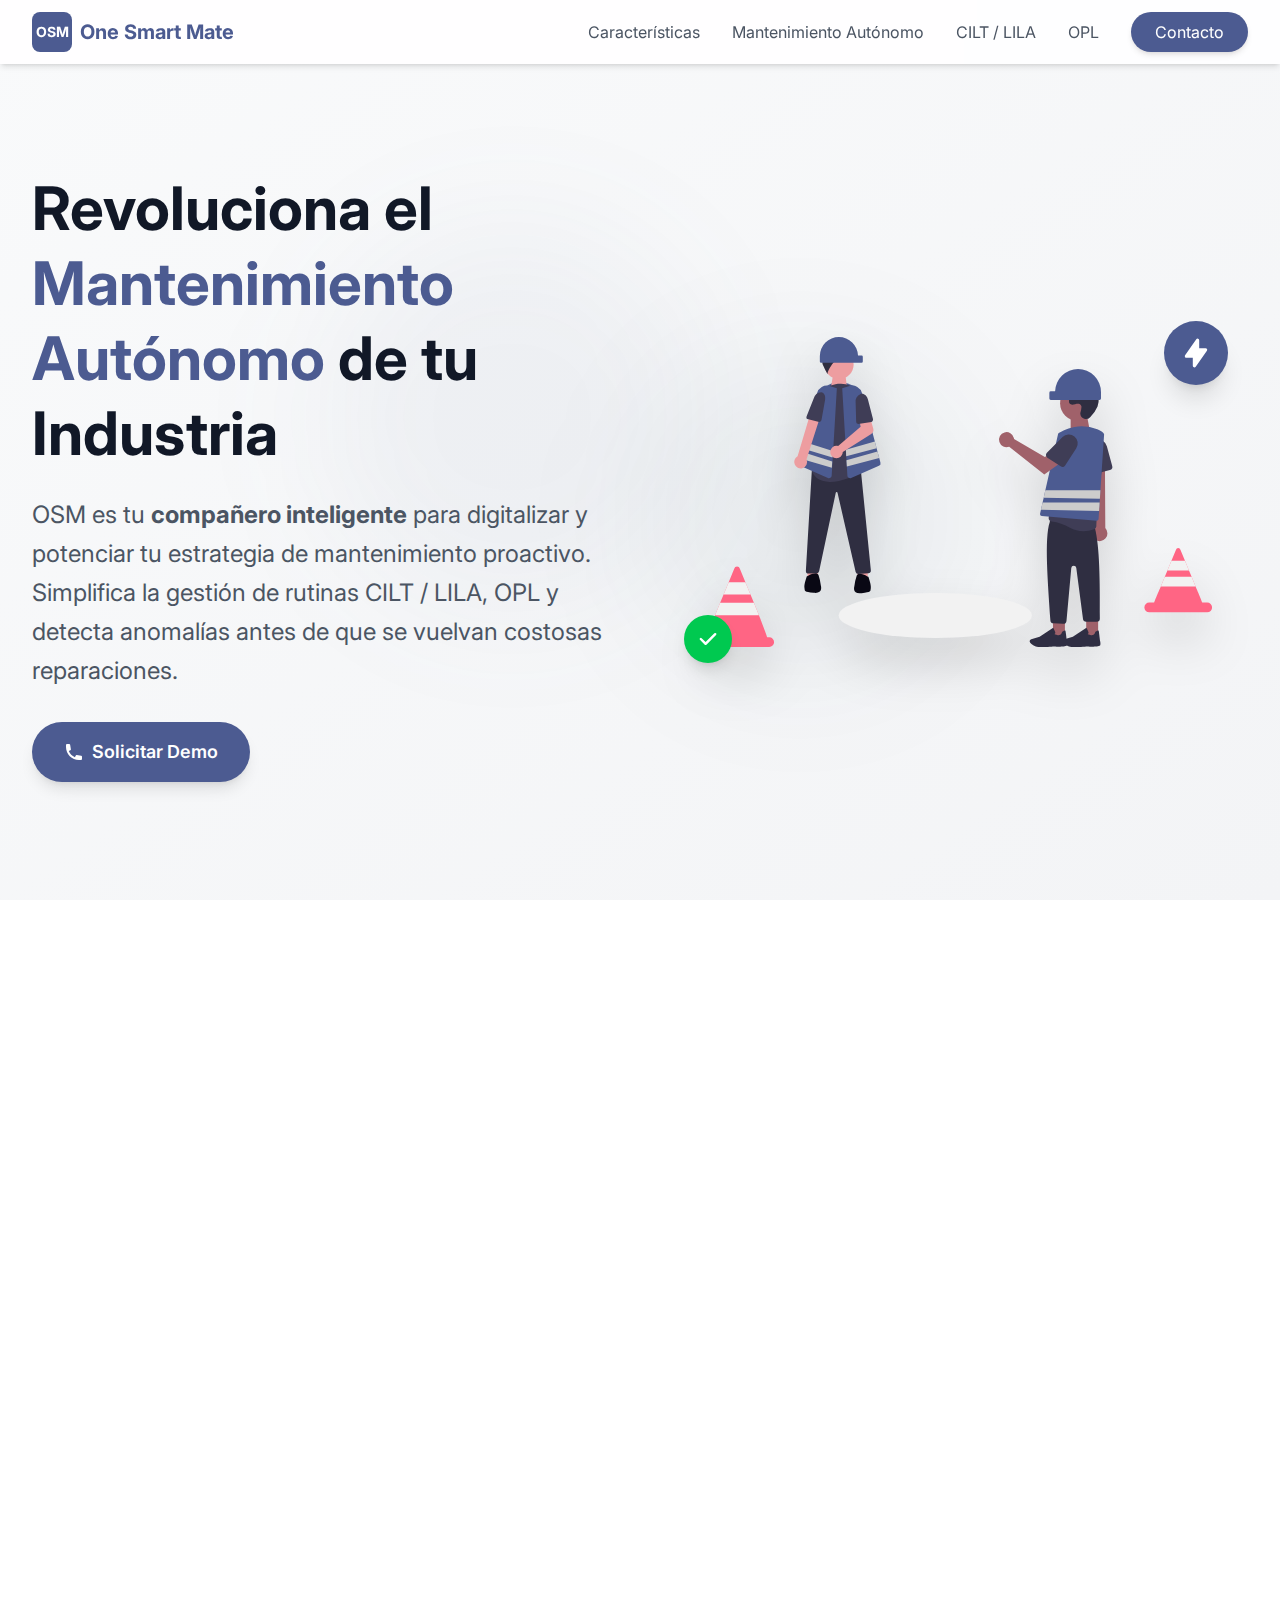
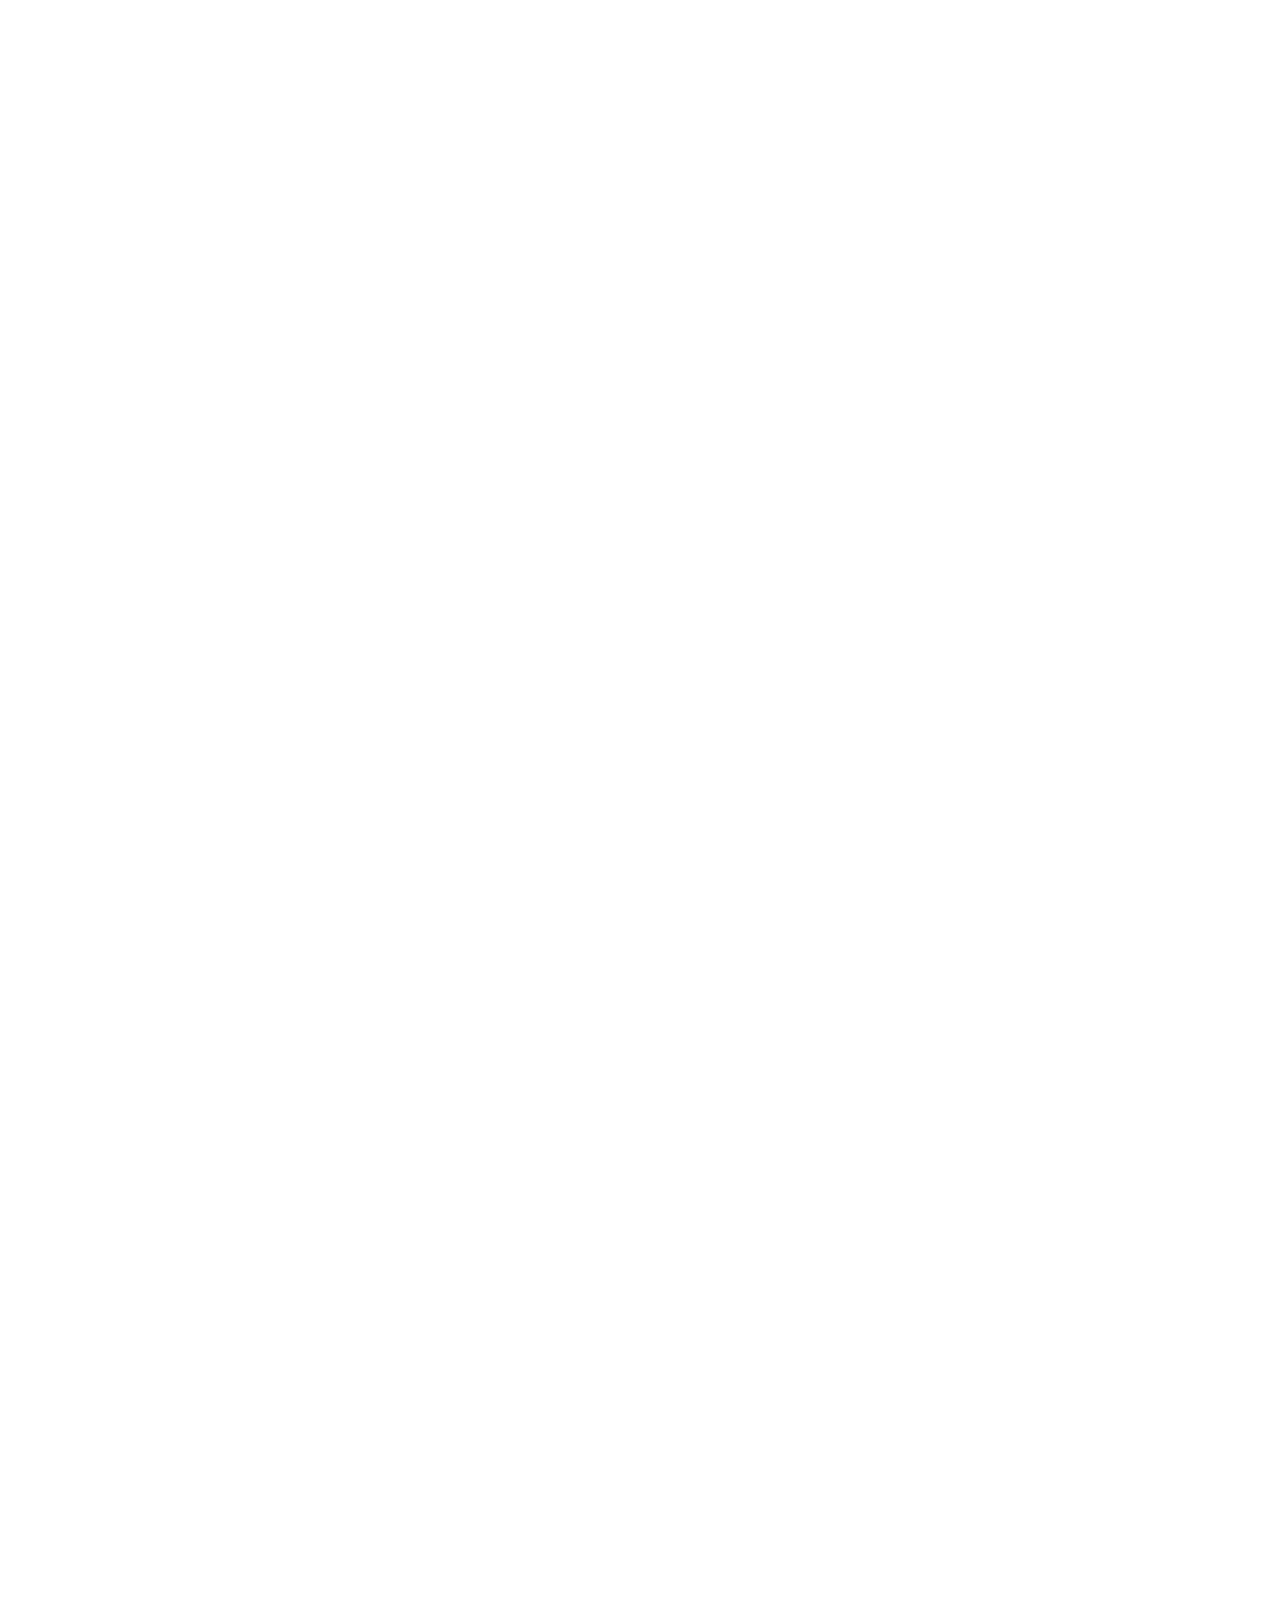
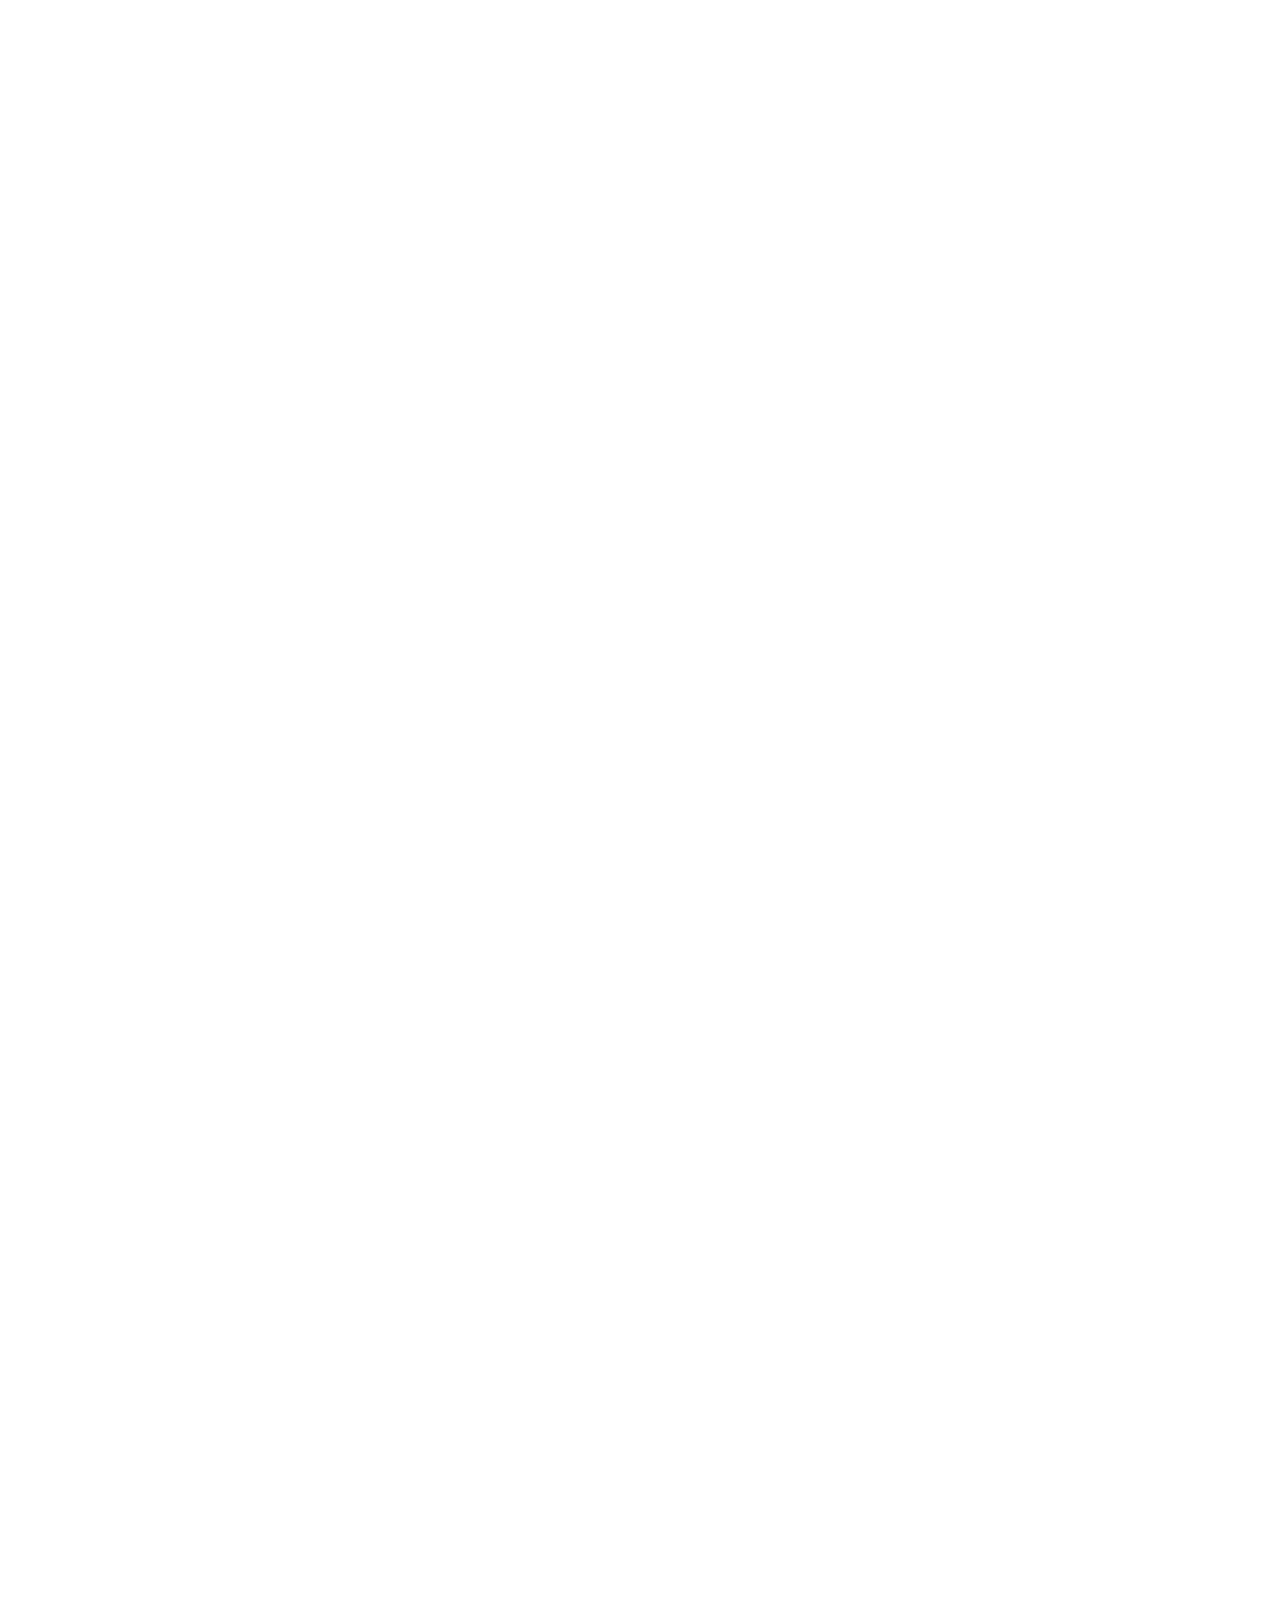
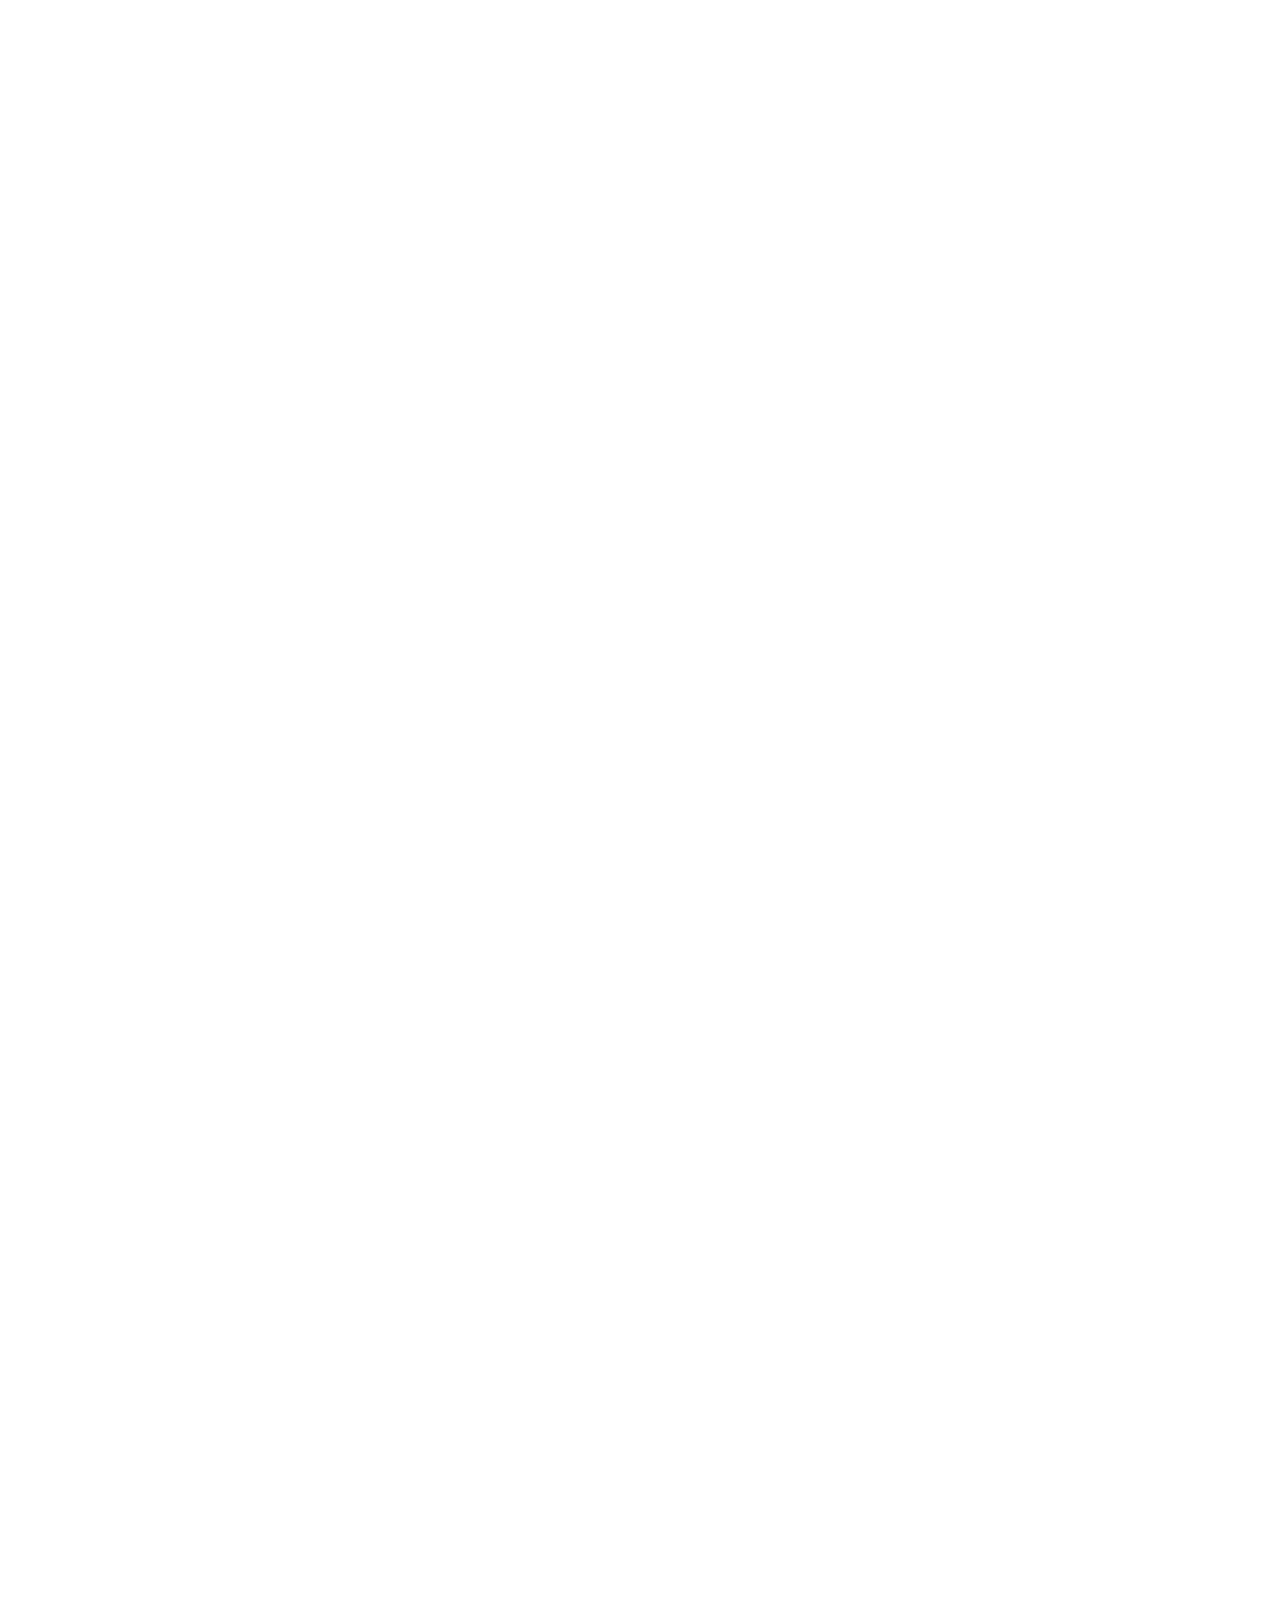
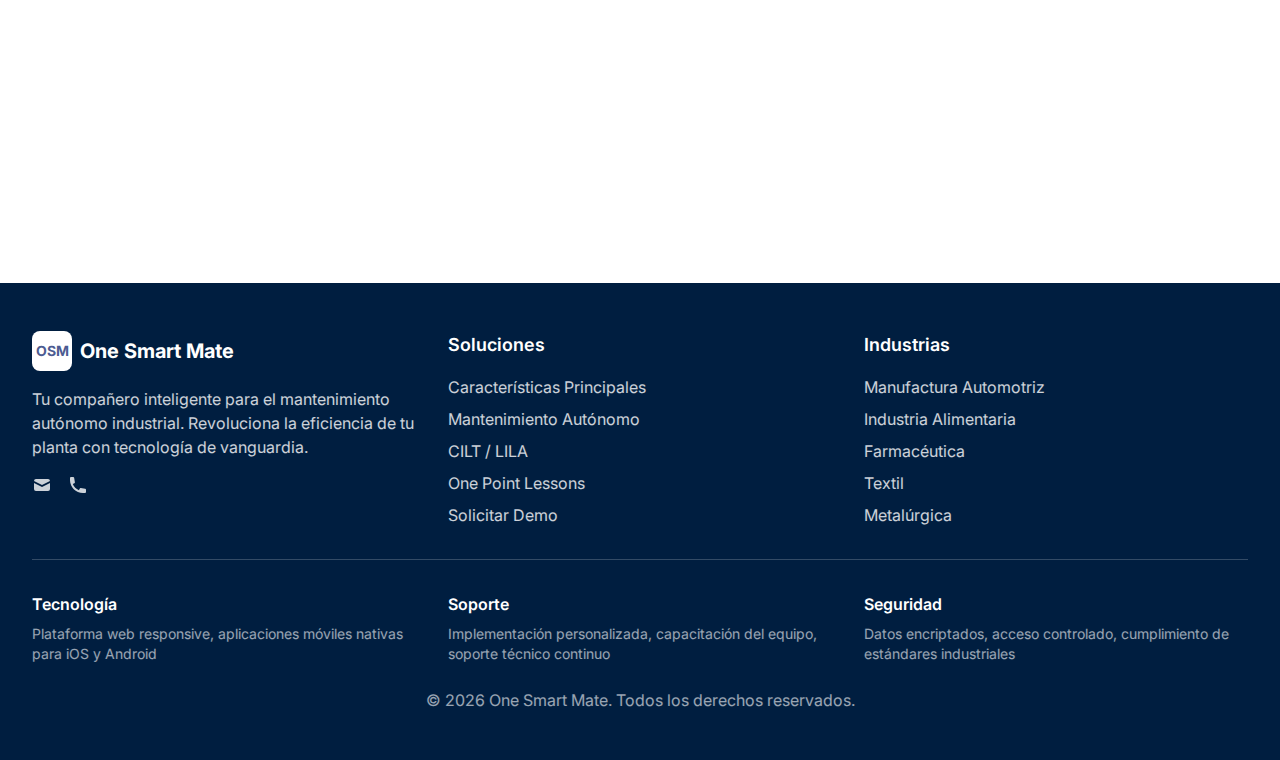
<file: index.html>
<!DOCTYPE html>
<html lang="es" class="scroll-smooth">
<head>
    <meta charset="UTF-8">
    <meta name="viewport" content="width=device-width, initial-scale=1.0">
    <link rel="stylesheet" href="src/output.css">
    <title>OSM - One Smart Mate | Software de Mantenimiento Autónomo Industrial</title>
    <meta name="description" content="Revoluciona el mantenimiento autónomo de tu empresa con OSM. Plataforma completa con CILT / LILA, OPL y gestión de anomalías. ¡Prueba gratis!">
    <link rel="icon" href="logo.png">
</head>
<body class="font-inter bg-white text-gray-800 overflow-x-hidden">
    <!-- Navigation -->
    <nav class="fixed top-0 w-full bg-white/90 backdrop-blur-md shadow-soft z-50 transition-all duration-300">
        <div class="max-w-7xl mx-auto px-4 sm:px-6 lg:px-8">
            <div class="flex justify-between items-center h-16">
                <div class="flex items-center space-x-2">
                    <div class="w-10 h-10 bg-primary rounded-lg flex items-center justify-center p-5">
                        <span class="text-white font-bold text-sm">OSM</span>
                    </div>
                    <span class="text-xl font-bold text-primary">One Smart Mate</span>
                </div>
                <div class="hidden md:flex items-center space-x-8">
                    <a href="#features" class="text-gray-600 hover:text-primary transition-colors duration-200">Características</a>
                    <a href="#am" class="text-gray-600 hover:text-primary transition-colors duration-200">Mantenimiento Autónomo</a>
                    <a href="#cilt" class="text-gray-600 hover:text-primary transition-colors duration-200">CILT / LILA</a>
                    <a href="#opl" class="text-gray-600 hover:text-primary transition-colors duration-200">OPL</a>
                    <a href="#contact" class="bg-primary text-white px-6 py-2 rounded-full hover:bg-primary-dark transition-all duration-200 shadow-soft hover:shadow-medium">Contacto</a>
                </div>
                <button class="md:hidden text-primary">
                    <svg class="w-6 h-6" fill="none" stroke="currentColor" viewBox="0 0 24 24">
                        <path stroke-linecap="round" stroke-linejoin="round" stroke-width="2" d="M4 6h16M4 12h16M4 18h16"></path>
                    </svg>
                </button>
            </div>
        </div>
    </nav>

    <!-- Hero Section -->
    <section class="relative min-h-screen flex items-center justify-center bg-gradient-to-br from-gray-50 to-gray-100 pt-16 scroll-reveal">
        <div class="absolute inset-0 overflow-hidden">
            <div class="absolute top-1/4 left-1/4 w-96 h-96 bg-primary/5 rounded-full blur-3xl animate-bounce-gentle"></div>
            <div class="absolute bottom-1/4 right-1/4 w-80 h-80 bg-primary-dark/5 rounded-full blur-3xl animate-bounce-gentle" style="animation-delay: 1s;"></div>
        </div>
        
        <div class="mt-5 relative max-w-7xl mx-auto px-4 sm:px-6 lg:px-8 grid lg:grid-cols-2 gap-12 items-center">
            <div class="text-center lg:text-left animate-fade-in">
                <h1 class="text-4xl md:text-5xl lg:text-6xl font-bold text-gray-900 leading-tight mb-6">
                    Revoluciona el 
                    <span class="text-primary">Mantenimiento Autónomo</span> 
                    de tu Industria
                </h1>
                <p class="text-xl md:text-2xl text-gray-600 mb-8 leading-relaxed">
                    OSM es tu <strong>compañero inteligente</strong> para digitalizar y potenciar tu estrategia de mantenimiento proactivo. 
                    Simplifica la gestión de rutinas CILT / LILA, OPL y detecta anomalías antes de que se vuelvan costosas reparaciones.
                </p>
                <div class="flex justify-center lg:justify-start mb-8">
                    <a href="https://wa.me/5217773270384" target="_blank" class="bg-primary text-white px-8 py-4 rounded-full text-lg font-semibold hover:bg-primary-dark transition-all duration-300 shadow-medium hover:shadow-large hover:-translate-y-1 flex items-center justify-center gap-2">
                        <svg class="w-5 h-5" fill="currentColor" viewBox="0 0 20 20">
                            <path d="M2 3a1 1 0 011-1h2.153a1 1 0 01.986.836l.74 4.435a1 1 0 01-.54 1.06l-1.548.773a11.037 11.037 0 006.105 6.105l.774-1.548a1 1 0 011.059-.54l4.435.74a1 1 0 01.836.986V17a1 1 0 01-1 1h-2C7.82 18 2 12.18 2 5V3z"></path>
                        </svg>
                        Solicitar Demo
                    </a>
                </div>
            </div>
            
            <div class="relative animate-slide-up">
                <div class="relative w-full max-w-lg mx-auto">
                    <img src="img/1.svg" alt="Manufacturing Management Illustration" class="w-full h-auto drop-shadow-2xl">
                    <div class="absolute -top-4 -right-4 w-16 h-16 bg-primary rounded-full flex items-center justify-center shadow-large animate-bounce-gentle">
                        <svg class="w-8 h-8 text-white" fill="currentColor" viewBox="0 0 20 20">
                            <path fill-rule="evenodd" d="M11.3 1.046A1 1 0 0112 2v5h4a1 1 0 01.82 1.573l-7 10A1 1 0 018 18v-5H4a1 1 0 01-.82-1.573l7-10a1 1 0 011.12-.38z" clip-rule="evenodd"></path>
                        </svg>
                    </div>
                    <div class="absolute -bottom-4 -left-4 w-12 h-12 bg-green-500 rounded-full flex items-center justify-center shadow-medium animate-bounce-gentle" style="animation-delay: 0.5s;">
                        <svg class="w-6 h-6 text-white" fill="currentColor" viewBox="0 0 20 20">
                            <path fill-rule="evenodd" d="M16.707 5.293a1 1 0 010 1.414l-8 8a1 1 0 01-1.414 0l-4-4a1 1 0 011.414-1.414L8 12.586l7.293-7.293a1 1 0 011.414 0z" clip-rule="evenodd"></path>
                        </svg>
                    </div>
                </div>
            </div>
        </div>
    </section>

    <!-- Stats Section -->
    <section class="py-16 bg-white scroll-reveal">
        <div class="max-w-7xl mx-auto px-4 sm:px-6 lg:px-8">
            <div class="grid grid-cols-2 md:grid-cols-4 gap-8 text-center scroll-reveal-stagger">
                <div class="scroll-reveal">
                    <div class="text-3xl md:text-4xl font-bold text-primary mb-2">+90%</div>
                    <div class="text-gray-600">Eficiencia Operativa</div>
                </div>
                <div class="scroll-reveal">
                    <div class="text-3xl md:text-4xl font-bold text-primary mb-2">50%</div>
                    <div class="text-gray-600">Menos Paradas</div>
                </div>
                <div class="scroll-reveal">
                    <div class="text-3xl md:text-4xl font-bold text-primary mb-2">24/7</div>
                    <div class="text-gray-600">Disponibilidad</div>
                </div>
                <div class="scroll-reveal">
                    <div class="text-3xl md:text-4xl font-bold text-primary mb-2">360°</div>
                    <div class="text-gray-600">Visibilidad Total</div>
                </div>
            </div>
        </div>
    </section>

    <!-- Main Features Section -->
    <section id="features" class="py-20 bg-gradient-to-b from-gray-50 to-white scroll-reveal">
        <div class="max-w-7xl mx-auto px-4 sm:px-6 lg:px-8">
            <div class="text-center mb-16">
                <h2 class="text-3xl md:text-4xl font-bold text-gray-900 mb-6">
                    La Plataforma Más <span class="text-primary">Completa</span> del Mercado
                </h2>
                <p class="text-xl text-gray-600 max-w-3xl mx-auto">
                    OSM te permite tener una visión completa de las necesidades de mantenimiento en 4 sencillos pasos, 
                    desde la recolección hasta la solución de anomalías.
                </p>
            </div>

            <div class="grid md:grid-cols-2 lg:grid-cols-4 gap-8 scroll-reveal-stagger">
                <div class="text-center group hover:scale-105 transition-transform duration-300 scroll-reveal">
                    <div class="w-16 h-16 bg-primary/10 rounded-full flex items-center justify-center mx-auto mb-4 group-hover:bg-primary/20 transition-colors duration-300">
                        <svg class="w-8 h-8 text-primary" fill="currentColor" viewBox="0 0 20 20">
                            <path d="M2 11a1 1 0 011-1h2a1 1 0 011 1v5a1 1 0 01-1 1H3a1 1 0 01-1-1v-5zM8 7a1 1 0 011-1h2a1 1 0 011 1v9a1 1 0 01-1 1H9a1 1 0 01-1-1V7zM14 4a1 1 0 011-1h2a1 1 0 011 1v12a1 1 0 01-1 1h-2a1 1 0 01-1-1V4z"></path>
                        </svg>
                    </div>
                    <h3 class="text-lg font-semibold text-gray-900 mb-2">Recolección de Información</h3>
                    <p class="text-gray-600">Captura datos en tiempo real desde dispositivos móviles y sensores IoT</p>
                </div>

                <div class="text-center group hover:scale-105 transition-transform duration-300 scroll-reveal">
                    <div class="w-16 h-16 bg-primary/10 rounded-full flex items-center justify-center mx-auto mb-4 group-hover:bg-primary/20 transition-colors duration-300">
                        <svg class="w-8 h-8 text-primary" fill="currentColor" viewBox="0 0 20 20">
                            <path fill-rule="evenodd" d="M4 2a1 1 0 011 1v2.101a7.002 7.002 0 0111.601 2.566 1 1 0 11-1.885.666A5.002 5.002 0 005.999 7H9a1 1 0 010 2H4a1 1 0 01-1-1V3a1 1 0 011-1zm.008 9.057a1 1 0 011.276.61A5.002 5.002 0 0014.001 13H11a1 1 0 110-2h5a1 1 0 011 1v5a1 1 0 11-2 0v-2.101a7.002 7.002 0 01-11.601-2.566 1 1 0 01.61-1.276z" clip-rule="evenodd"></path>
                        </svg>
                    </div>
                    <h3 class="text-lg font-semibold text-gray-900 mb-2">Integración de Información</h3>
                    <p class="text-gray-600">Centraliza todos los datos en una plataforma unificada e inteligente</p>
                </div>

                <div class="text-center group hover:scale-105 transition-transform duration-300 scroll-reveal">
                    <div class="w-16 h-16 bg-primary/10 rounded-full flex items-center justify-center mx-auto mb-4 group-hover:bg-primary/20 transition-colors duration-300">
                        <svg class="w-8 h-8 text-primary" fill="currentColor" viewBox="0 0 20 20">
                            <path fill-rule="evenodd" d="M11.49 3.17c-.38-1.56-2.6-1.56-2.98 0a1.532 1.532 0 01-2.286.948c-1.372-.836-2.942.734-2.106 2.106.54.886.061 2.042-.947 2.287-1.561.379-1.561 2.6 0 2.978a1.532 1.532 0 01.947 2.287c-.836 1.372.734 2.942 2.106 2.106a1.532 1.532 0 012.287.947c.379 1.561 2.6 1.561 2.978 0a1.533 1.533 0 012.287-.947c1.372.836 2.942-.734 2.106-2.106a1.533 1.533 0 01.947-2.287c1.561-.379 1.561-2.6 0-2.978a1.532 1.532 0 01-.947-2.287c.836-1.372-.734-2.942-2.106-2.106a1.532 1.532 0 01-2.287-.947zM10 13a3 3 0 100-6 3 3 0 000 6z" clip-rule="evenodd"></path>
                        </svg>
                    </div>
                    <h3 class="text-lg font-semibold text-gray-900 mb-2">Administración Inteligente</h3>
                    <p class="text-gray-600">Gestiona tarjetas de anomalías, asignaciones y procedimientos automáticamente</p>
                </div>

                <div class="text-center group hover:scale-105 transition-transform duration-300 scroll-reveal">
                    <div class="w-16 h-16 bg-primary/10 rounded-full flex items-center justify-center mx-auto mb-4 group-hover:bg-primary/20 transition-colors duration-300">
                        <svg class="w-8 h-8 text-primary" fill="currentColor" viewBox="0 0 20 20">
                            <path fill-rule="evenodd" d="M3 3a1 1 0 000 2v8a2 2 0 002 2h2.586l-1.293 1.293a1 1 0 101.414 1.414L10 15.414l2.293 2.293a1 1 0 001.414-1.414L12.414 15H15a2 2 0 002-2V5a1 1 0 100-2H3zm11.707 4.707a1 1 0 00-1.414-1.414L10 9.586 8.707 8.293a1 1 0 00-1.414 1.414l2 2a1 1 0 001.414 0l4-4z" clip-rule="evenodd"></path>
                        </svg>
                    </div>
                    <h3 class="text-lg font-semibold text-gray-900 mb-2">Toma de Decisiones</h3>
                    <p class="text-gray-600">Analytics avanzados y dashboards para decisiones estratégicas informadas</p>
                </div>
            </div>
        </div>
    </section>

    <!-- Autonomous Maintenance Section -->
    <section id="am" class="py-20 bg-white scroll-reveal">
        <div class="max-w-7xl mx-auto px-4 sm:px-6 lg:px-8">
            <div class="grid lg:grid-cols-2 gap-12 items-center">
                <div>
                    <h2 class="text-3xl md:text-4xl font-bold text-gray-900 mb-6">
                        <span class="text-primary">Mantenimiento Autónomo</span> Inteligente
                    </h2>
                    <p class="text-lg text-gray-600 mb-6">
                        Fomenta una cultura de mantenimiento proactivo en toda tu planta. OSM empodera a tus operadores 
                        para que se apropien del cuidado de sus equipos, permitiéndoles realizar tareas de mantenimiento 
                        esenciales y liberando a los técnicos especializados para enfocarse en problemas de mayor complejidad.
                    </p>
                    
                    <div class="space-y-4">
                        <div class="flex items-start space-x-3">
                            <div class="w-6 h-6 bg-primary rounded-full flex items-center justify-center mt-1">
                                <span class="text-white text-sm">✓</span>
                            </div>
                            <div>
                                <h4 class="font-semibold text-gray-900">Gestión de Tarjetas de Anomalías</h4>
                                <p class="text-gray-600">Documenta, clasifica y asigna responsables para cada anomalía detectada</p>
                            </div>
                        </div>

                        <div class="flex items-start space-x-3">
                            <div class="w-6 h-6 bg-primary rounded-full flex items-center justify-center mt-1">
                                <span class="text-white text-sm">✓</span>
                            </div>
                            <div>
                                <h4 class="font-semibold text-gray-900">Definición de Niveles de Máquinas</h4>
                                <p class="text-gray-600">Estructura jerárquica clara de equipos y procesos manufactureros</p>
                            </div>
                        </div>

                        <div class="flex items-start space-x-3">
                            <div class="w-6 h-6 bg-primary rounded-full flex items-center justify-center mt-1">
                                <span class="text-white text-sm">✓</span>
                            </div>
                            <div>
                                <h4 class="font-semibold text-gray-900">Mayor Fiabilidad Operacional</h4>
                                <p class="text-gray-600">Reduce paradas no planificadas y aumenta la disponibilidad de equipos</p>
                            </div>
                        </div>
                    </div>
                </div>
                
                <div class="relative">
                    <img src="img/2.svg" alt="Autonomous Maintenance Illustration" class="w-full h-auto">
                    <div class="absolute top-4 right-4 bg-white rounded-lg shadow-medium p-3">
                        <div class="flex items-center space-x-2">
                            <div class="w-3 h-3 bg-green-500 rounded-full animate-pulse"></div>
                            <span class="text-sm font-medium text-gray-700">Sistema Activo</span>
                        </div>
                    </div>
                </div>
            </div>
        </div>
    </section>

    <!-- CILT Section -->
    <section id="cilt" class="py-20 bg-gradient-to-b from-gray-50 to-white scroll-reveal">
        <div class="max-w-7xl mx-auto px-4 sm:px-6 lg:px-8">
            <div class="grid lg:grid-cols-2 gap-12 items-center">
                <div class="relative">
                    <img src="img/3.svg" alt="CILT Process Illustration" class="w-full h-auto">
                    <div class="absolute -top-4 -left-4 w-20 h-20 bg-primary/10 rounded-full flex items-center justify-center">
                        <svg class="w-10 h-10 text-primary" fill="currentColor" viewBox="0 0 20 20">
                            <path fill-rule="evenodd" d="M12.316 3.051a1 1 0 01.633 1.265l-4 12a1 1 0 11-1.898-.632l4-12a1 1 0 011.265-.633zM5.707 6.293a1 1 0 010 1.414L3.414 10l2.293 2.293a1 1 0 11-1.414 1.414l-3-3a1 1 0 010-1.414l3-3a1 1 0 011.414 0zm8.586 0a1 1 0 011.414 0l3 3a1 1 0 010 1.414l-3 3a1 1 0 11-1.414-1.414L16.586 10l-2.293-2.293a1 1 0 010-1.414z" clip-rule="evenodd"></path>
                        </svg>
                    </div>
                </div>
                
                <div>
                    <h2 class="text-3xl md:text-4xl font-bold text-gray-900 mb-6">
                        <span class="text-primary">CILT / LILA</span> - Cleaning, Inspection, Lubrication & Tightening
                    </h2>
                    <p class="text-lg text-gray-600 mb-6">
                        El módulo CILT / LILA es el corazón del mantenimiento autónomo. Permite crear y gestionar 
                        procedimientos detallados para limpieza, inspección, lubricación y ajuste de equipos.
                    </p>
                    
                    <div class="space-y-4">
                        <div class="flex items-start space-x-3">
                            <div class="w-6 h-6 bg-primary rounded-full flex items-center justify-center mt-1">
                                <span class="text-white text-sm">C</span>
                            </div>
                            <div>
                                <h4 class="font-semibold text-gray-900">Cleaning - Limpieza</h4>
                                <p class="text-gray-600">Procedimientos estandarizados de limpieza para mantener equipos en óptimas condiciones</p>
                            </div>
                        </div>

                        <div class="flex items-start space-x-3">
                            <div class="w-6 h-6 bg-primary rounded-full flex items-center justify-center mt-1">
                                <span class="text-white text-sm">I</span>
                            </div>
                            <div>
                                <h4 class="font-semibold text-gray-900">Inspection - Inspección</h4>
                                <p class="text-gray-600">Rutinas de inspección visual y técnica para detectar anomalías tempranamente</p>
                            </div>
                        </div>

                        <div class="flex items-start space-x-3">
                            <div class="w-6 h-6 bg-primary rounded-full flex items-center justify-center mt-1">
                                <span class="text-white text-sm">L</span>
                            </div>
                            <div>
                                <h4 class="font-semibold text-gray-900">Lubrication - Lubricación</h4>
                                <p class="text-gray-600">Programas de lubricación preventiva para extender la vida útil de componentes</p>
                            </div>
                        </div>

                        <div class="flex items-start space-x-3">
                            <div class="w-6 h-6 bg-primary rounded-full flex items-center justify-center mt-1">
                                <span class="text-white text-sm">T</span>
                            </div>
                            <div>
                                <h4 class="font-semibold text-gray-900">Tightening - Ajuste</h4>
                                <p class="text-gray-600">Verificación y ajuste de conexiones para prevenir fallos mecánicos</p>
                            </div>
                        </div>
                    </div>
                </div>
            </div>
        </div>
    </section>

    <!-- OPL Section -->
    <section id="opl" class="py-20 bg-white scroll-reveal">
        <div class="max-w-7xl mx-auto px-4 sm:px-6 lg:px-8">
            <div class="grid lg:grid-cols-2 gap-12 items-center">
                <div>
                    <h2 class="text-3xl md:text-4xl font-bold text-gray-900 mb-6">
                        <span class="text-primary">OPL</span> - One Point Lessons
                    </h2>
                    <p class="text-lg text-gray-600 mb-6">
                        Las lecciones de un punto (OPL) son herramientas de capacitación visual que permiten 
                        transferir conocimientos específicos de manera rápida y efectiva. Ideal para entrenar 
                        a operadores en procedimientos clave.
                    </p>
                    
                    <div class="space-y-4">
                        <div class="flex items-start space-x-3">
                            <div class="w-6 h-6 bg-primary rounded-full flex items-center justify-center mt-1">
                                <svg class="w-3 h-3 text-white" fill="currentColor" viewBox="0 0 20 20">
                                    <path d="M9 12l2 2 4-4m6 2a9 9 0 11-18 0 9 9 0 0118 0z"></path>
                                </svg>
                            </div>
                            <div>
                                <h4 class="font-semibold text-gray-900">Capacitación Visual Interactiva</h4>
                                <p class="text-gray-600">Crea lecciones multimedia con imágenes, videos y pasos interactivos</p>
                            </div>
                        </div>

                        <div class="flex items-start space-x-3">
                            <div class="w-6 h-6 bg-primary rounded-full flex items-center justify-center mt-1">
                                <svg class="w-3 h-3 text-white" fill="currentColor" viewBox="0 0 20 20">
                                    <path fill-rule="evenodd" d="M10 18a8 8 0 100-16 8 8 0 000 16zm3.707-9.293a1 1 0 00-1.414-1.414L9 10.586 7.707 9.293a1 1 0 00-1.414 1.414l2 2a1 1 0 001.414 0l4-4z" clip-rule="evenodd"></path>
                                </svg>
                            </div>
                            <div>
                                <h4 class="font-semibold text-gray-900">Asignación por Posiciones</h4>
                                <p class="text-gray-600">Asigna OPLs específicas según el rol y nivel de cada operador</p>
                            </div>
                        </div>

                        <div class="flex items-start space-x-3">
                            <div class="w-6 h-6 bg-primary rounded-full flex items-center justify-center mt-1">
                                <svg class="w-3 h-3 text-white" fill="currentColor" viewBox="0 0 20 20">
                                    <path d="M2 11a1 1 0 011-1h2a1 1 0 011 1v5a1 1 0 01-1 1H3a1 1 0 01-1-1v-5zM8 7a1 1 0 011-1h2a1 1 0 011 1v9a1 1 0 01-1 1H9a1 1 0 01-1-1V7zM14 4a1 1 0 011-1h2a1 1 0 011 1v12a1 1 0 01-1 1h-2a1 1 0 01-1-1V4z"></path>
                                </svg>
                            </div>
                            <div>
                                <h4 class="font-semibold text-gray-900">Seguimiento de Progreso</h4>
                                <p class="text-gray-600">Monitorea el progreso de capacitación y competencias adquiridas</p>
                            </div>
                        </div>

                        <div class="flex items-start space-x-3">
                            <div class="w-6 h-6 bg-primary rounded-full flex items-center justify-center mt-1">
                                <svg class="w-3 h-3 text-white" fill="currentColor" viewBox="0 0 20 20">
                                    <path fill-rule="evenodd" d="M3.172 5.172a4 4 0 015.656 0L10 6.343l1.172-1.171a4 4 0 115.656 5.656L10 17.657l-6.828-6.829a4 4 0 010-5.656z" clip-rule="evenodd"></path>
                                </svg>
                            </div>
                            <div>
                                <h4 class="font-semibold text-gray-900">Acceso Móvil</h4>
                                <p class="text-gray-600">Disponible en iOS y Android para capacitación en campo</p>
                            </div>
                        </div>
                    </div>
                </div>
                
                <div class="relative">
                    <img src="img/4.svg" alt="OPL Training Illustration" class="w-full h-auto">
                    <div class="absolute bottom-4 left-4 bg-white rounded-lg shadow-medium p-3">
                        <div class="flex items-center space-x-2">
                            <div class="w-3 h-3 bg-blue-500 rounded-full animate-pulse"></div>
                            <span class="text-sm font-medium text-gray-700">Capacitación Activa</span>
                        </div>
                    </div>
                </div>
            </div>
        </div>
    </section>

    <!-- Benefits Section -->
    <section class="py-20 bg-gradient-to-b from-gray-50 to-white scroll-reveal">
        <div class="max-w-7xl mx-auto px-4 sm:px-6 lg:px-8">
            <div class="text-center mb-16">
                <h2 class="text-3xl md:text-4xl font-bold text-gray-900 mb-6">
                    Transforma tu <span class="text-primary">Industria</span> con OSM
                </h2>
                <p class="text-xl text-gray-600 max-w-3xl mx-auto">
                    Descubre cómo una gestión de mantenimiento proactiva y digitalizada puede revolucionar 
                    la eficiencia y confiabilidad de tu planta manufacturera.
                </p>
            </div>

            <div class="grid md:grid-cols-3 gap-8 scroll-reveal-stagger">
                <div class="bg-white rounded-2xl shadow-medium p-8 hover:shadow-large transition-shadow duration-300 scroll-reveal">
                    <div class="w-16 h-16 bg-primary/10 rounded-full flex items-center justify-center mx-auto mb-6">
                        <svg class="w-8 h-8 text-primary" fill="currentColor" viewBox="0 0 20 20">
                            <path fill-rule="evenodd" d="M3 4a1 1 0 011-1h12a1 1 0 110 2H4a1 1 0 01-1-1zm0 4a1 1 0 011-1h12a1 1 0 110 2H4a1 1 0 01-1-1zm0 4a1 1 0 011-1h12a1 1 0 110 2H4a1 1 0 01-1-1zm0 4a1 1 0 011-1h12a1 1 0 110 2H4a1 1 0 01-1-1z" clip-rule="evenodd"></path>
                        </svg>
                    </div>
                    <h3 class="text-xl font-semibold text-gray-900 mb-4 text-center">Planificación Inteligente</h3>
                    <p class="text-gray-600 text-center">
                        Programa y ejecuta mantenimientos preventivos de manera automática, 
                        reduciendo costos y maximizando la vida útil de tus equipos.
                    </p>
                </div>

                <div class="bg-white rounded-2xl shadow-medium p-8 hover:shadow-large transition-shadow duration-300 scroll-reveal">
                    <div class="w-16 h-16 bg-primary/10 rounded-full flex items-center justify-center mx-auto mb-6">
                        <svg class="w-8 h-8 text-primary" fill="currentColor" viewBox="0 0 20 20">
                            <path fill-rule="evenodd" d="M6 2a1 1 0 00-1 1v1H4a2 2 0 00-2 2v10a2 2 0 002 2h12a2 2 0 002-2V6a2 2 0 00-2-2h-1V3a1 1 0 10-2 0v1H7V3a1 1 0 00-1-1zm0 5a1 1 0 000 2h8a1 1 0 100-2H6z" clip-rule="evenodd"></path>
                        </svg>
                    </div>
                    <h3 class="text-xl font-semibold text-gray-900 mb-4 text-center">Control de Cumplimiento</h3>
                    <p class="text-gray-600 text-center">
                        Monitorea el progreso de todas las actividades de mantenimiento 
                        y asegura el cumplimiento de estándares internacionales.
                    </p>
                </div>

                <div class="bg-white rounded-2xl shadow-medium p-8 hover:shadow-large transition-shadow duration-300 scroll-reveal">
                    <div class="w-16 h-16 bg-primary/10 rounded-full flex items-center justify-center mx-auto mb-6">
                        <svg class="w-8 h-8 text-primary" fill="currentColor" viewBox="0 0 20 20">
                            <path fill-rule="evenodd" d="M12 7a1 1 0 110-2h5a1 1 0 011 1v5a1 1 0 11-2 0V8.414l-4.293 4.293a1 1 0 01-1.414 0L8 10.414l-4.293 4.293a1 1 0 01-1.414-1.414l5-5a1 1 0 011.414 0L11 10.586 14.586 7H12z" clip-rule="evenodd"></path>
                        </svg>
                    </div>
                    <h3 class="text-xl font-semibold text-gray-900 mb-4 text-center">Análisis de Rendimiento</h3>
                    <p class="text-gray-600 text-center">
                        Obtén insights profundos sobre el rendimiento de tus equipos 
                        y toma decisiones basadas en datos reales.
                    </p>
                </div>
            </div>
        </div>
    </section>

    <!-- Technology Section -->
    <section class="py-20 bg-white scroll-reveal">
        <div class="max-w-7xl mx-auto px-4 sm:px-6 lg:px-8">
            <div class="grid lg:grid-cols-2 gap-12 items-center">
                <div>
                    <h2 class="text-3xl md:text-4xl font-bold text-gray-900 mb-6">
                        Tecnología <span class="text-primary">Avanzada</span> al Servicio de la Industria
                    </h2>
                    <p class="text-lg text-gray-600 mb-8">
                        OSM integra tecnologías de vanguardia para ofrecer una experiencia 
                        de mantenimiento completamente digitalizada y eficiente.
                    </p>

                    <div class="space-y-6">
                        <div class="flex items-start space-x-4">
                            <div class="w-10 h-10 bg-blue-100 rounded-full flex items-center justify-center mt-1">
                                <svg class="w-5 h-5 text-blue-600" fill="currentColor" viewBox="0 0 20 20">
                                    <path fill-rule="evenodd" d="M3 4a1 1 0 011-1h12a1 1 0 110 2H4a1 1 0 01-1-1zm0 4a1 1 0 011-1h12a1 1 0 110 2H4a1 1 0 01-1-1zm0 4a1 1 0 011-1h12a1 1 0 110 2H4a1 1 0 01-1-1zm0 4a1 1 0 011-1h12a1 1 0 110 2H4a1 1 0 01-1-1z" clip-rule="evenodd"></path>
                                </svg>
                            </div>
                            <div>
                                <h4 class="font-semibold text-gray-900 mb-2">Analytics Avanzados</h4>
                                <p class="text-gray-600">Dashboards interactivos con métricas clave para la toma de decisiones estratégicas</p>
                            </div>
                        </div>

                        <div class="flex items-start space-x-4">
                            <div class="w-10 h-10 bg-green-100 rounded-full flex items-center justify-center mt-1">
                                <svg class="w-5 h-5 text-green-600" fill="currentColor" viewBox="0 0 20 20">
                                    <path fill-rule="evenodd" d="M3 4a1 1 0 000 2v8a2 2 0 002 2h2.586l-1.293 1.293a1 1 0 101.414 1.414L10 15.414l2.293 2.293a1 1 0 001.414-1.414L12.414 15H15a2 2 0 002-2V6a1 1 0 100-2H3zm11.707 4.707a1 1 0 00-1.414-1.414L10 9.586 8.707 8.293a1 1 0 00-1.414 1.414l2 2a1 1 0 001.414 0l4-4z" clip-rule="evenodd"></path>
                                </svg>
                            </div>
                            <div>
                                <h4 class="font-semibold text-gray-900 mb-2">Aplicaciones Móviles</h4>
                                <p class="text-gray-600">Apps nativas para iOS y Android con notificaciones push en tiempo real</p>
                            </div>
                        </div>

                        <div class="flex items-start space-x-4">
                            <div class="w-10 h-10 bg-purple-100 rounded-full flex items-center justify-center mt-1">
                                <svg class="w-5 h-5 text-purple-600" fill="currentColor" viewBox="0 0 20 20">
                                    <path fill-rule="evenodd" d="M6 6V5a3 3 0 013-3h2a3 3 0 013 3v1h2a2 2 0 012 2v3.57A22.952 22.952 0 0110 13a22.95 22.95 0 01-8-1.43V8a2 2 0 012-2h2zm2-1a1 1 0 011-1h2a1 1 0 011 1v1H8V5zm1 5a1 1 0 011-1h.01a1 1 0 110 2H10a1 1 0 01-1-1z" clip-rule="evenodd"></path>
                                    <path d="M2 13.692V16a2 2 0 002 2h12a2 2 0 002-2v-2.308A24.974 24.974 0 0110 15c-2.796 0-5.487-.46-8-1.308z"></path>
                                </svg>
                            </div>
                            <div>
                                <h4 class="font-semibold text-gray-900 mb-2">Asignación de Tarjetas</h4>
                                <p class="text-gray-600">Sistema inteligente de asignación a operadores y mecánicos según competencias</p>
                            </div>
                        </div>
                    </div>
                </div>

                <div class="relative">
                    <div class="bg-gradient-to-br from-primary/10 to-primary-dark/10 rounded-2xl p-8">
                        <div class="grid grid-cols-2 gap-6">
                            <div class="bg-white rounded-lg p-6 shadow-soft">
                                <div class="text-2xl font-bold text-primary mb-2">98.5%</div>
                                <div class="text-sm text-gray-600">Precisión Predictiva</div>
                            </div>
                            <div class="bg-white rounded-lg p-6 shadow-soft">
                                <div class="text-2xl font-bold text-green-600 mb-2">+60%</div>
                                <div class="text-sm text-gray-600">Vida Útil Equipos</div>
                            </div>
                            <div class="bg-white rounded-lg p-6 shadow-soft">
                                <div class="text-2xl font-bold text-blue-600 mb-2">-75%</div>
                                <div class="text-sm text-gray-600">Tiempo Inactivo</div>
                            </div>
                            <div class="bg-white rounded-lg p-6 shadow-soft">
                                <div class="text-2xl font-bold text-purple-600 mb-2">5min</div>
                                <div class="text-sm text-gray-600">Setup Promedio</div>
                            </div>
                        </div>
                    </div>
                </div>
            </div>
        </div>
    </section>

    <!-- Contact Section -->
    <section id="contact" class="py-20 bg-gradient-to-r from-primary to-primary-dark scroll-reveal">
        <div class="max-w-4xl mx-auto px-4 sm:px-6 lg:px-8 text-center">
            <h2 class="text-3xl md:text-4xl font-bold text-white mb-6">
                ¿Listo para Innovar en Mantenimiento?
            </h2>
            <p class="text-xl text-white/90 mb-8">
                Descubre cómo OSM puede transformar la eficiencia operativa de tu empresa manufacturera.
            </p>
            <div class="flex flex-col sm:flex-row gap-4 justify-center mb-12">
                <a href="mailto:contacto@one-sm.com" class="bg-white text-primary px-8 py-4 rounded-full text-lg font-semibold hover:bg-gray-100 transition-all duration-300 shadow-large hover:-translate-y-1 flex items-center justify-center gap-2">
                    <svg class="w-5 h-5" fill="currentColor" viewBox="0 0 20 20">
                        <path d="M2.003 5.884L10 9.882l7.997-3.998A2 2 0 0016 4H4a2 2 0 00-1.997 1.884z"></path>
                        <path d="M18 8.118l-8 4-8-4V14a2 2 0 002 2h12a2 2 0 002-2V8.118z"></path>
                    </svg>
                    Contactar por Email
                </a>
                <a href="https://wa.me/5217773270384" target="_blank" class="border-2 border-white text-white px-8 py-4 rounded-full text-lg font-semibold hover:bg-white hover:text-primary transition-all duration-300 flex items-center justify-center gap-2">
                    <svg class="w-5 h-5" fill="currentColor" viewBox="0 0 20 20">
                        <path d="M2 3a1 1 0 011-1h2.153a1 1 0 01.986.836l.74 4.435a1 1 0 01-.54 1.06l-1.548.773a11.037 11.037 0 006.105 6.105l.774-1.548a1 1 0 011.059-.54l4.435.74a1 1 0 01.836.986V17a1 1 0 01-1 1h-2C7.82 18 2 12.18 2 5V3z"></path>
                    </svg>
                    WhatsApp
                </a>
            </div>
            
            <div class="grid md:grid-cols-3 gap-8 text-white/90">
                <div class="flex items-center justify-center space-x-3">
                    <svg class="w-8 h-8 text-white" fill="currentColor" viewBox="0 0 20 20">
                        <path d="M2.003 5.884L10 9.882l7.997-3.998A2 2 0 0016 4H4a2 2 0 00-1.997 1.884z"></path>
                        <path d="M18 8.118l-8 4-8-4V14a2 2 0 002 2h12a2 2 0 002-2V8.118z"></path>
                    </svg>
                    <div class="text-left">
                        <div class="font-semibold">Email</div>
                        <div>contacto@one-sm.com</div>
                    </div>
                </div>
                <div class="flex items-center justify-center space-x-3">
                    <svg class="w-8 h-8 text-white" fill="currentColor" viewBox="0 0 20 20">
                        <path d="M2 3a1 1 0 011-1h2.153a1 1 0 01.986.836l.74 4.435a1 1 0 01-.54 1.06l-1.548.773a11.037 11.037 0 006.105 6.105l.774-1.548a1 1 0 011.059-.54l4.435.74a1 1 0 01.836.986V17a1 1 0 01-1 1h-2C7.82 18 2 12.18 2 5V3z"></path>
                    </svg>
                    <div class="text-left">
                        <div class="font-semibold">WhatsApp</div>
                        <div>+52 1 777 327 0384</div>
                    </div>
                </div>
                <div class="flex items-center justify-center space-x-3">
                    <svg class="w-8 h-8 text-white" fill="currentColor" viewBox="0 0 20 20">
                        <path fill-rule="evenodd" d="M4.083 9h1.946c.089-1.546.383-2.97.837-4.118A6.004 6.004 0 004.083 9zM10 2a8 8 0 100 16 8 8 0 000-16zm0 2c-.076 0-.232.032-.465.262-.238.234-.497.623-.737 1.182-.389.907-.673 2.142-.766 3.556h3.936c-.093-1.414-.377-2.649-.766-3.556-.24-.56-.5-.948-.737-1.182C10.232 4.032 10.076 4 10 4zm3.971 5c-.089-1.546-.383-2.97-.837-4.118A6.004 6.004 0 0115.917 9h-1.946zm-2.003 2H8.032c.093 1.414.377 2.649.766 3.556.24.56.5.948.737 1.182.233.23.389.262.465.262.076 0 .232-.032.465-.262.238-.234.498-.623.737-1.182.389-.907.673-2.142.766-3.556zm1.166 4.118c.454-1.147.748-2.572.837-4.118h1.946a6.004 6.004 0 01-2.783 4.118zm-6.268 0C6.383 13.97 6.089 12.546 6 11H4.083a6.004 6.004 0 002.783 4.118z" clip-rule="evenodd"></path>
                    </svg>
                    <div class="text-left">
                        <div class="font-semibold">Plataformas</div>
                        <div>Web, iOS, Android</div>
                    </div>
                </div>
            </div>
        </div>
    </section>

    <!-- Maintenance Methodology Section -->
    <section class="py-20 bg-gray-50 scroll-reveal">
        <div class="max-w-7xl mx-auto px-4 sm:px-6 lg:px-8">
            <div class="text-center mb-16">
                <h2 class="text-3xl md:text-4xl font-bold text-gray-900 mb-6">
                    Metodología de <span class="text-primary">Mantenimiento Productivo</span> Implementada
                </h2>
                <p class="text-xl text-gray-600 max-w-3xl mx-auto">
                    OSM está diseñado siguiendo las mejores prácticas de mantenimiento industrial, 
                    adaptándose a cualquier metodología de mejora continua que utilices en tu empresa.
                </p>
            </div>

            <div class="grid lg:grid-cols-2 gap-12 items-center mb-16">
                <div>
                    <h3 class="text-2xl font-bold text-gray-900 mb-6">Pilares del Mantenimiento Productivo</h3>
                    
                    <div class="grid md:grid-cols-2 gap-4 scroll-reveal-stagger">
                        <div class="bg-white rounded-lg p-4 shadow-soft border-l-4 border-primary scroll-reveal">
                                                    <h4 class="font-semibold text-gray-900 mb-2">1. Mantenimiento Autónomo</h4>
                        <p class="text-sm text-gray-600">Empoderamiento de operadores en tareas básicas</p>
                        </div>
                        
                        <div class="bg-white rounded-lg p-4 shadow-soft border-l-4 border-blue-500 scroll-reveal">
                                                    <h4 class="font-semibold text-gray-900 mb-2">2. Mejora Continua</h4>
                        <p class="text-sm text-gray-600">Eliminación sistemática de pérdidas y desperdicios</p>
                        </div>
                        
                        <div class="bg-white rounded-lg p-4 shadow-soft border-l-4 border-green-500 scroll-reveal">
                                                    <h4 class="font-semibold text-gray-900 mb-2">3. Mantenimiento Planificado</h4>
                        <p class="text-sm text-gray-600">Estrategias preventivas y predictivas inteligentes</p>
                        </div>
                        
                        <div class="bg-white rounded-lg p-4 shadow-soft border-l-4 border-purple-500 scroll-reveal">
                                                    <h4 class="font-semibold text-gray-900 mb-2">4. Capacitación y Desarrollo</h4>
                        <p class="text-sm text-gray-600">Desarrollo continuo de competencias técnicas</p>
                        </div>
                        
                        <div class="bg-white rounded-lg p-4 shadow-soft border-l-4 border-red-500 scroll-reveal">
                                                    <h4 class="font-semibold text-gray-900 mb-2">5. Gestión Temprana</h4>
                        <p class="text-sm text-gray-600">Diseño optimizado para mantenibilidad</p>
                        </div>
                        
                        <div class="bg-white rounded-lg p-4 shadow-soft border-l-4 border-yellow-500 scroll-reveal">
                                                    <h4 class="font-semibold text-gray-900 mb-2">6. Calidad en Mantenimiento</h4>
                        <p class="text-sm text-gray-600">Eliminación de defectos y mejora de calidad</p>
                        </div>
                        
                        <div class="bg-white rounded-lg p-4 shadow-soft border-l-4 border-indigo-500 scroll-reveal">
                                                    <h4 class="font-semibold text-gray-900 mb-2">7. Eficiencia Administrativa</h4>
                        <p class="text-sm text-gray-600">Optimización de procesos de soporte</p>
                        </div>
                        
                        <div class="bg-white rounded-lg p-4 shadow-soft border-l-4 border-pink-500 scroll-reveal">
                                                    <h4 class="font-semibold text-gray-900 mb-2">8. Seguridad y Sostenibilidad</h4>
                        <p class="text-sm text-gray-600">Cero accidentes y responsabilidad ambiental</p>
                        </div>
                    </div>
                </div>

                <div class="relative">
                    <div class="bg-gradient-to-br from-primary to-primary-dark rounded-2xl p-8 text-white">
                        <h3 class="text-2xl font-bold mb-6">Resultados Comprobados</h3>
                        
                        <div class="space-y-4">
                            <div class="flex items-center justify-between">
                                <span>Eficiencia Global de Equipos (OEE)</span>
                                <span class="text-2xl font-bold">+85%</span>
                            </div>
                            <div class="w-full bg-white/20 rounded-full h-2">
                                <div class="bg-white h-2 rounded-full" style="width: 85%"></div>
                            </div>
                            
                            <div class="flex items-center justify-between">
                                <span>Reducción de Averías</span>
                                <span class="text-2xl font-bold">-70%</span>
                            </div>
                            <div class="w-full bg-white/20 rounded-full h-2">
                                <div class="bg-green-400 h-2 rounded-full" style="width: 70%"></div>
                            </div>
                            
                            <div class="flex items-center justify-between">
                                <span>Mejora en Calidad</span>
                                <span class="text-2xl font-bold">+60%</span>
                            </div>
                            <div class="w-full bg-white/20 rounded-full h-2">
                                <div class="bg-blue-400 h-2 rounded-full" style="width: 60%"></div>
                            </div>
                            
                            <div class="flex items-center justify-between">
                                <span>Reducción de Costos</span>
                                <span class="text-2xl font-bold">-45%</span>
                            </div>
                            <div class="w-full bg-white/20 rounded-full h-2">
                                <div class="bg-yellow-400 h-2 rounded-full" style="width: 45%"></div>
                            </div>
                        </div>
                    </div>
                </div>
            </div>

            <!-- Implementation Process -->
            <div class="bg-white rounded-2xl shadow-large p-8">
                <h3 class="text-2xl font-bold text-gray-900 mb-8 text-center">
                    Proceso de Implementación
                </h3>
                
                <div class="grid md:grid-cols-4 gap-8 scroll-reveal-stagger">
                    <div class="text-center scroll-reveal">
                        <div class="w-16 h-16 bg-primary rounded-full flex items-center justify-center mx-auto mb-4">
                            <span class="text-white font-bold text-xl">1</span>
                        </div>
                        <h4 class="font-semibold text-gray-900 mb-2">Diagnóstico</h4>
                        <p class="text-gray-600 text-sm">Evaluación inicial del estado actual de tus equipos y procesos</p>
                    </div>
                    
                    <div class="text-center scroll-reveal">
                        <div class="w-16 h-16 bg-blue-500 rounded-full flex items-center justify-center mx-auto mb-4">
                            <span class="text-white font-bold text-xl">2</span>
                        </div>
                        <h4 class="font-semibold text-gray-900 mb-2">Configuración</h4>
                        <p class="text-gray-600 text-sm">Personalización de OSM según tus necesidades específicas</p>
                    </div>
                    
                    <div class="text-center scroll-reveal">
                        <div class="w-16 h-16 bg-green-500 rounded-full flex items-center justify-center mx-auto mb-4">
                            <span class="text-white font-bold text-xl">3</span>
                        </div>
                        <h4 class="font-semibold text-gray-900 mb-2">Capacitación</h4>
                        <p class="text-gray-600 text-sm">Entrenamiento del equipo en metodologías de mejora continua y uso de la plataforma</p>
                    </div>
                    
                    <div class="text-center scroll-reveal">
                        <div class="w-16 h-16 bg-purple-500 rounded-full flex items-center justify-center mx-auto mb-4">
                            <span class="text-white font-bold text-xl">4</span>
                        </div>
                        <h4 class="font-semibold text-gray-900 mb-2">Optimización</h4>
                        <p class="text-gray-600 text-sm">Mejora continua basada en análisis de datos y resultados</p>
                    </div>
                </div>
            </div>
        </div>
    </section>

    <!-- Footer -->
    <footer class="bg-primary-dark text-white py-12">
        <div class="max-w-7xl mx-auto px-4 sm:px-6 lg:px-8">
            <div class="grid md:grid-cols-3 gap-8">
                <div>
                    <div class="flex items-center space-x-2 mb-4">
                        <div class="w-10 h-10 bg-white rounded-lg flex items-center justify-center">
                            <span class="text-primary font-bold text-sm">OSM</span>
                        </div>
                        <span class="text-xl font-bold">One Smart Mate</span>
                    </div>
                    <p class="text-white/80 mb-4">
                        Tu compañero inteligente para el mantenimiento autónomo industrial. 
                        Revoluciona la eficiencia de tu planta con tecnología de vanguardia.
                    </p>
                    <div class="flex space-x-4">
                        <a href="mailto:contacto@one-sm.com" class="text-white/80 hover:text-white transition-colors">
                            <svg class="w-5 h-5" fill="currentColor" viewBox="0 0 20 20">
                                <path d="M2.003 5.884L10 9.882l7.997-3.998A2 2 0 0016 4H4a2 2 0 00-1.997 1.884z"></path>
                                <path d="M18 8.118l-8 4-8-4V14a2 2 0 002 2h12a2 2 0 002-2V8.118z"></path>
                            </svg>
                        </a>
                        <a href="https://wa.me/5217773270384" target="_blank" class="text-white/80 hover:text-white transition-colors">
                            <svg class="w-5 h-5" fill="currentColor" viewBox="0 0 20 20">
                                <path d="M2 3a1 1 0 011-1h2.153a1 1 0 01.986.836l.74 4.435a1 1 0 01-.54 1.06l-1.548.773a11.037 11.037 0 006.105 6.105l.774-1.548a1 1 0 011.059-.54l4.435.74a1 1 0 01.836.986V17a1 1 0 01-1 1h-2C7.82 18 2 12.18 2 5V3z"></path>
                            </svg>
                        </a>
                    </div>
                </div>

                <div>
                    <h4 class="font-semibold text-lg mb-4">Soluciones</h4>
                    <ul class="space-y-2 text-white/80">
                        <li><a href="#features" class="hover:text-white transition-colors">Características Principales</a></li>
                        <li><a href="#am" class="hover:text-white transition-colors">Mantenimiento Autónomo</a></li>
                        <li><a href="#cilt" class="hover:text-white transition-colors">CILT / LILA</a></li>
                        <li><a href="#opl" class="hover:text-white transition-colors">One Point Lessons</a></li>
                        <li><a href="#contact" class="hover:text-white transition-colors">Solicitar Demo</a></li>
                    </ul>
                </div>

                <div>
                    <h4 class="font-semibold text-lg mb-4">Industrias</h4>
                    <ul class="space-y-2 text-white/80">
                        <li class="hover:text-white transition-colors">Manufactura Automotriz</li>
                        <li class="hover:text-white transition-colors">Industria Alimentaria</li>
                        <li class="hover:text-white transition-colors">Farmacéutica</li>
                        <li class="hover:text-white transition-colors">Textil</li>
                        <li class="hover:text-white transition-colors">Metalúrgica</li>
                    </ul>
                </div>


            </div>

            <div class="border-t border-white/20 mt-8 pt-8">
                <div class="grid md:grid-cols-3 gap-8 mb-6">
                    <div class="text-center md:text-left">
                        <h5 class="font-semibold text-white mb-2">Tecnología</h5>
                        <p class="text-white/60 text-sm">Plataforma web responsive, aplicaciones móviles nativas para iOS y Android</p>
                    </div>
                    <div class="text-center md:text-left">
                        <h5 class="font-semibold text-white mb-2">Soporte</h5>
                        <p class="text-white/60 text-sm">Implementación personalizada, capacitación del equipo, soporte técnico continuo</p>
                    </div>
                    <div class="text-center md:text-left">
                        <h5 class="font-semibold text-white mb-2">Seguridad</h5>
                        <p class="text-white/60 text-sm">Datos encriptados, acceso controlado, cumplimiento de estándares industriales</p>
                    </div>
                </div>
                
                <div class="flex justify-center">
                    <p class="text-white/60">
                        © <span id="currentYear">2024</span> One Smart Mate. Todos los derechos reservados.
                    </p>
                </div>
            </div>
        </div>
    </footer>

    <!-- Scroll to top button -->
    <button id="scrollToTop" class="fixed bottom-8 right-8 w-12 h-12 bg-primary rounded-full flex items-center justify-center shadow-large opacity-0 invisible transition-all duration-300 hover:bg-primary-dark hover:-translate-y-1">
        <svg class="w-6 h-6 text-white" fill="currentColor" viewBox="0 0 20 20">
            <path fill-rule="evenodd" d="M14.707 12.707a1 1 0 01-1.414 0L10 9.414l-3.293 3.293a1 1 0 01-1.414-1.414l4-4a1 1 0 011.414 0l4 4a1 1 0 010 1.414z" clip-rule="evenodd"></path>
        </svg>
    </button>

    <script>
        // Update current year in footer
        document.addEventListener('DOMContentLoaded', function() {
            const currentYear = new Date().getFullYear();
            document.getElementById('currentYear').textContent = currentYear;

            // Scroll reveal functionality using Intersection Observer
            const observerOptions = {
                threshold: 0.1,
                rootMargin: '0px 0px -50px 0px'
            };

            const observer = new IntersectionObserver(function(entries) {
                entries.forEach(entry => {
                    if (entry.isIntersecting) {
                        entry.target.classList.add('revealed');
                        // Continue observing for possible re-animation if element goes out and comes back
                    }
                });
            }, observerOptions);

            // Observe all scroll reveal elements
            const scrollRevealElements = document.querySelectorAll('.scroll-reveal, .scroll-reveal-left, .scroll-reveal-right, .scroll-reveal-scale');
            scrollRevealElements.forEach(element => {
                observer.observe(element);
            });
        });

        // Scroll to top functionality
        const scrollToTopBtn = document.getElementById('scrollToTop');
        
        window.addEventListener('scroll', () => {
            if (window.pageYOffset > 100) {
                scrollToTopBtn.classList.remove('opacity-0', 'invisible');
            } else {
                scrollToTopBtn.classList.add('opacity-0', 'invisible');
            }
        });
        
        scrollToTopBtn.addEventListener('click', () => {
            window.scrollTo({ top: 0, behavior: 'smooth' });
        });

        // Simple smooth scroll for anchor links
        document.querySelectorAll('a[href^="#"]').forEach(anchor => {
            anchor.addEventListener('click', function (e) {
                e.preventDefault();
                const target = document.querySelector(this.getAttribute('href'));
                if (target) {
                    target.scrollIntoView({ behavior: 'smooth' });
                }
            });
        });
    </script>
</body>
</html>
</file>
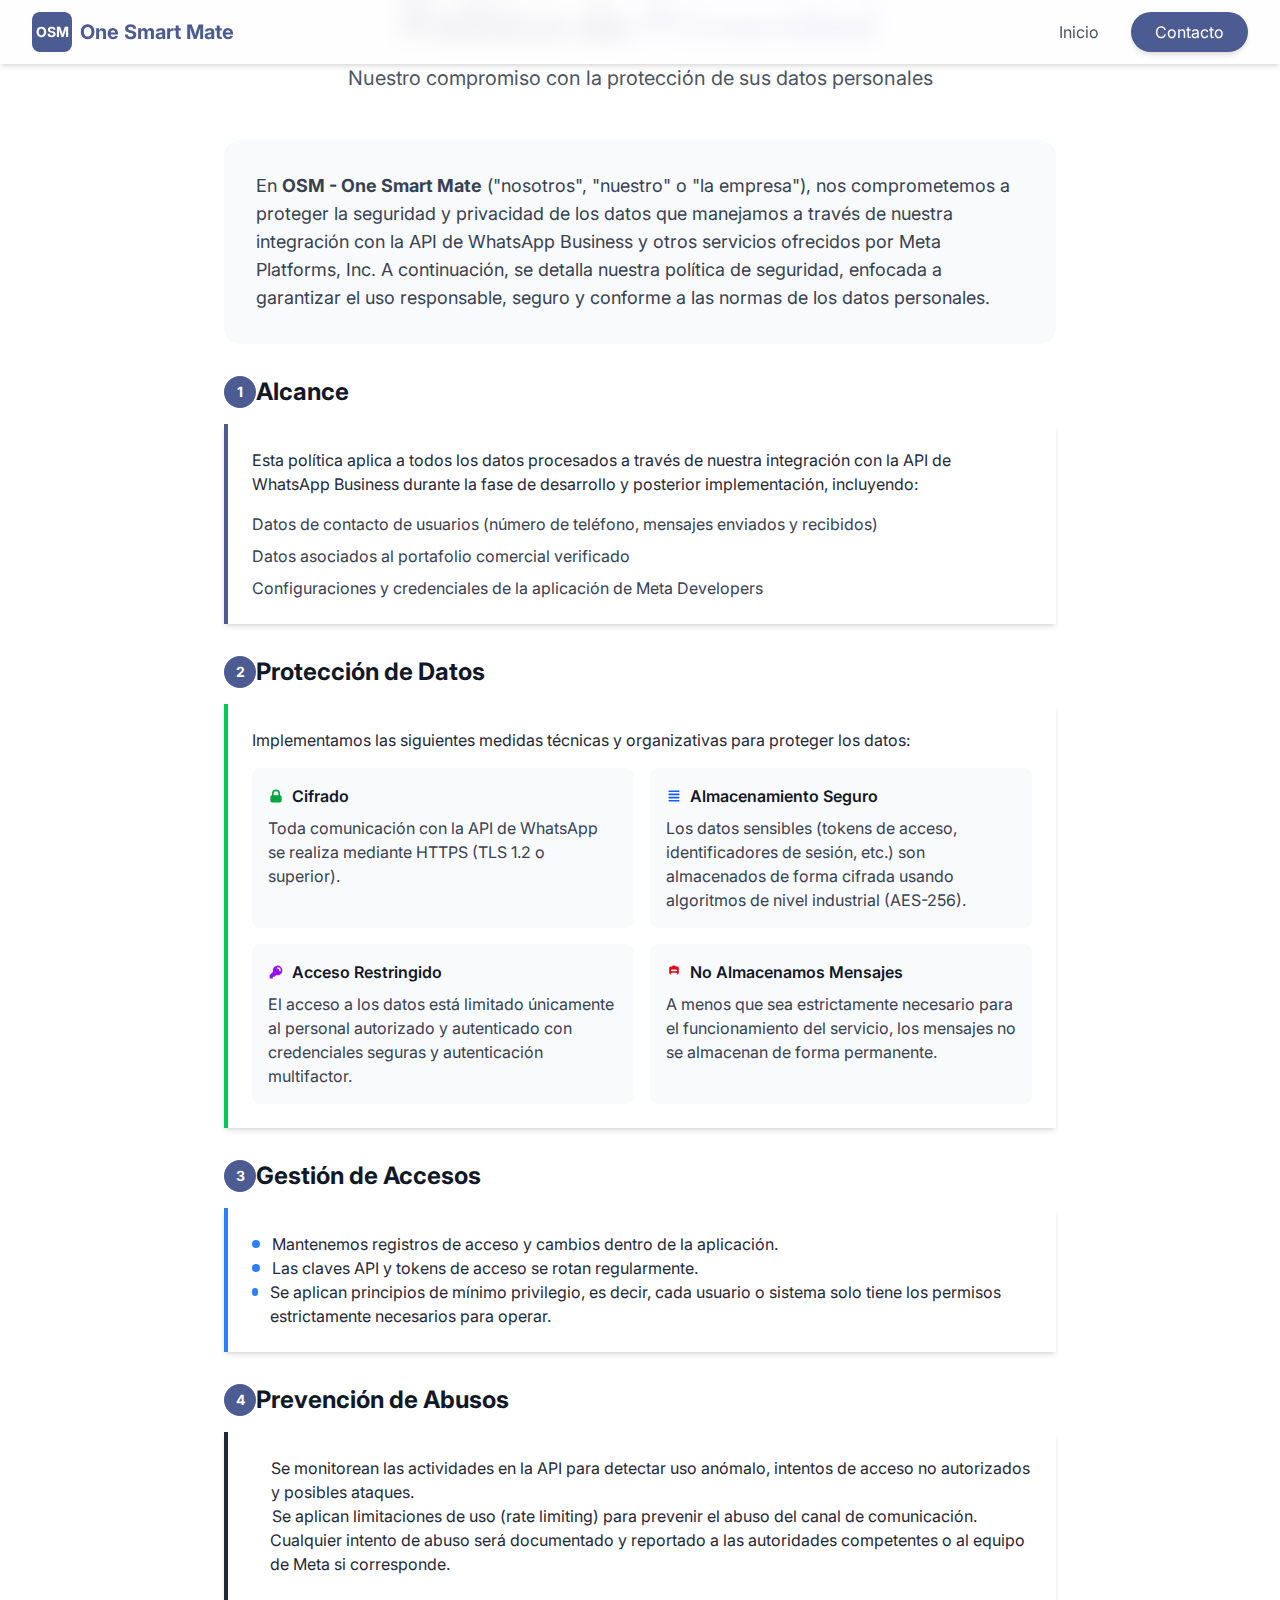
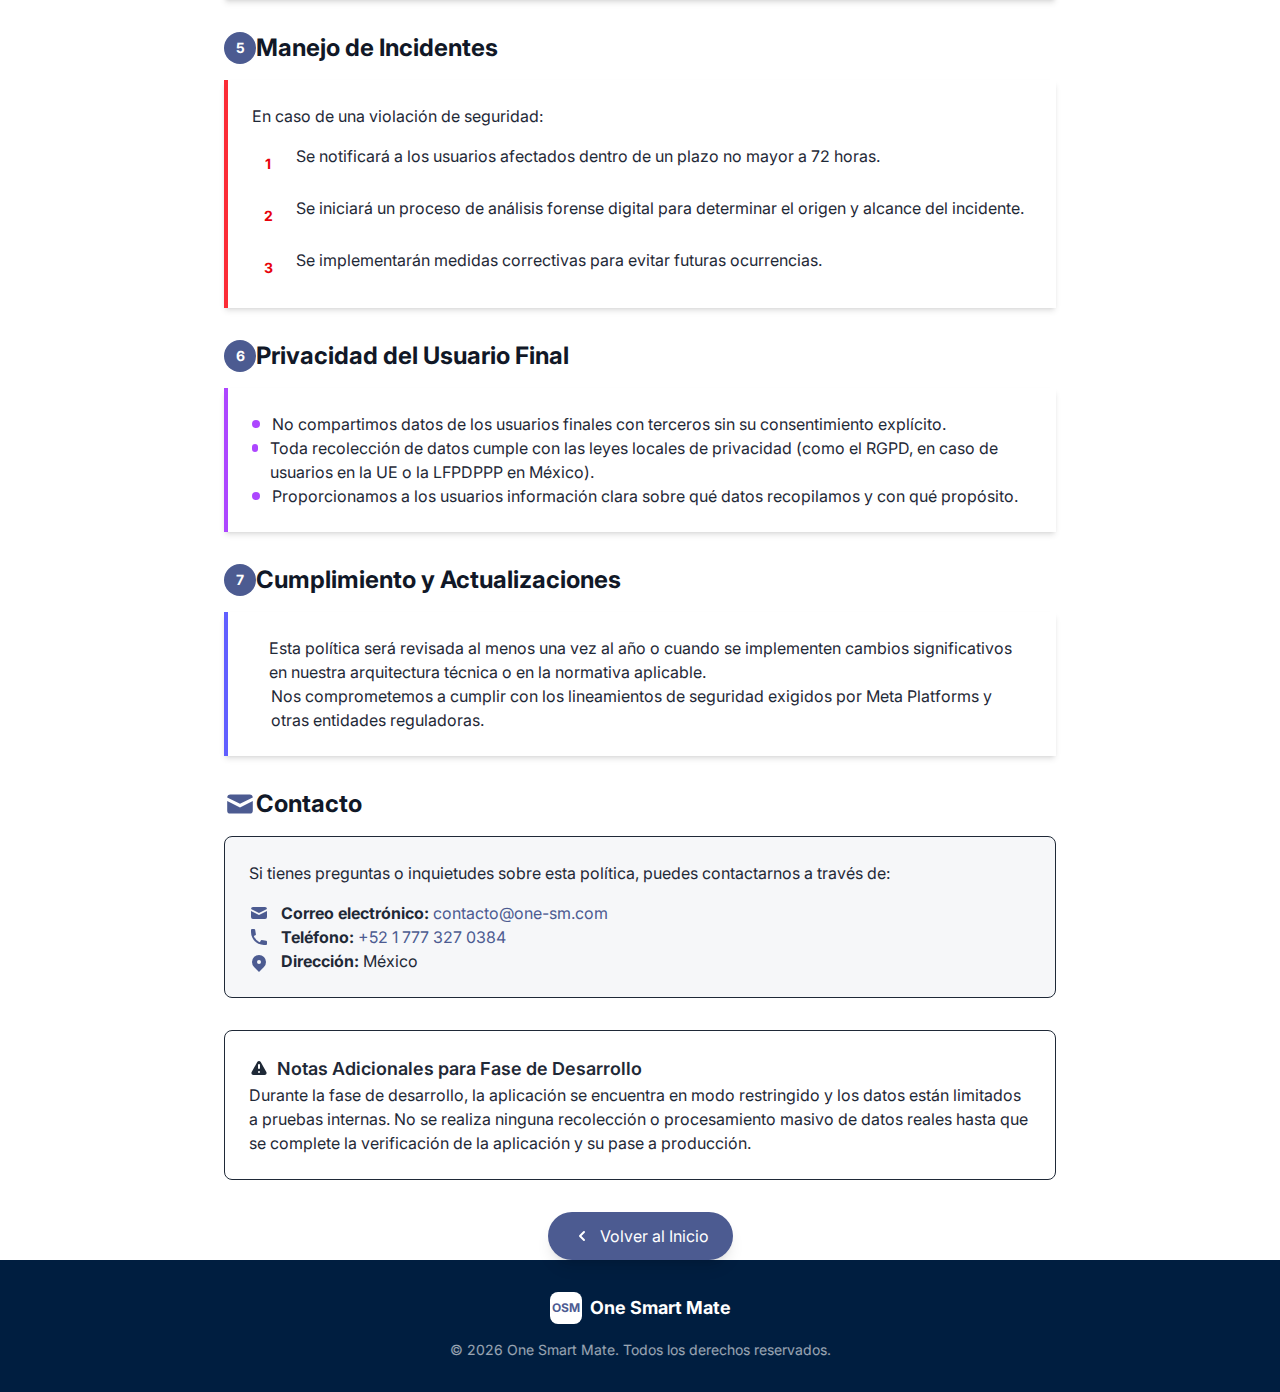
<file: politica-privacidad.html>
<!DOCTYPE html>
<html lang="es" class="scroll-smooth">
<head>
    <meta charset="UTF-8">
    <meta name="viewport" content="width=device-width, initial-scale=1.0">
    <link rel="stylesheet" href="src/output.css">
    <title>Política de Privacidad - OSM | One Smart Mate</title>
    <meta name="description" content="Política de Privacidad de OSM (One Smart Mate) - Compromiso con la protección de datos y seguridad en nuestra integración con WhatsApp Business API.">
    <link rel="icon" href="logo.png">
</head>
<body class="font-inter bg-white text-gray-800">
    <!-- Navigation -->
    <nav class="fixed top-0 w-full bg-white/90 backdrop-blur-md shadow-soft z-50 transition-all duration-300">
        <div class="max-w-7xl mx-auto px-4 sm:px-6 lg:px-8">
            <div class="flex justify-between items-center h-16">
                <div class="flex items-center space-x-2">
                    <div class="w-10 h-10 bg-primary rounded-lg flex items-center justify-center p-5">
                        <span class="text-white font-bold text-sm">OSM</span>
                    </div>
                    <span class="text-xl font-bold text-primary">One Smart Mate</span>
                </div>
                <div class="flex items-center space-x-8">
                    <a href="index.html" class="text-gray-600 hover:text-primary transition-colors duration-200">Inicio</a>
                    <a href="index.html#contact" class="bg-primary text-white px-6 py-2 rounded-full hover:bg-primary-dark transition-all duration-200 shadow-soft hover:shadow-medium">Contacto</a>
                </div>
            </div>
        </div>
    </nav>

    <!-- Privacy Policy Content -->
    <main class="pt-24 pb-16 mt-10">
        <div class="max-w-4xl mx-auto px-4 sm:px-6 lg:px-8">
            <!-- Header -->
            <div class="text-center mb-12">
                <h1 class="text-4xl md:text-5xl font-bold text-gray-900 mb-4">
                    Política de <span class="text-primary">Privacidad</span>
                </h1>
                <p class="text-xl text-gray-600">
                    Nuestro compromiso con la protección de sus datos personales
                </p>
            </div>

            <!-- Content -->
            <div class="prose prose-lg max-w-none">
                <div class="bg-gray-50 rounded-2xl p-8 mb-8">
                    <p class="text-lg text-gray-700 mb-0">
                        En <strong>OSM - One Smart Mate</strong> ("nosotros", "nuestro" o "la empresa"), nos comprometemos a proteger la seguridad y privacidad de los datos que manejamos a través de nuestra integración con la API de WhatsApp Business y otros servicios ofrecidos por Meta Platforms, Inc. A continuación, se detalla nuestra política de seguridad, enfocada a garantizar el uso responsable, seguro y conforme a las normas de los datos personales.
                    </p>
                </div>

                <!-- Section 1: Alcance -->
                <section class="mb-8">
                    <h2 class="text-2xl font-bold text-gray-900 mb-4 flex items-center">
                        <span class="w-8 h-8 bg-primary rounded-full flex items-center justify-center text-white text-sm font-bold mr-3">1</span>
                        Alcance
                    </h2>
                    <div class="bg-white border-l-4 border-primary p-6 rounded-r-lg shadow-soft">
                        <p class="mb-4">Esta política aplica a todos los datos procesados a través de nuestra integración con la API de WhatsApp Business durante la fase de desarrollo y posterior implementación, incluyendo:</p>
                        <ul class="list-disc list-inside space-y-2 text-gray-700">
                            <li>Datos de contacto de usuarios (número de teléfono, mensajes enviados y recibidos)</li>
                            <li>Datos asociados al portafolio comercial verificado</li>
                            <li>Configuraciones y credenciales de la aplicación de Meta Developers</li>
                        </ul>
                    </div>
                </section>

                <!-- Section 2: Protección de Datos -->
                <section class="mb-8">
                    <h2 class="text-2xl font-bold text-gray-900 mb-4 flex items-center">
                        <span class="w-8 h-8 bg-primary rounded-full flex items-center justify-center text-white text-sm font-bold mr-3">2</span>
                        Protección de Datos
                    </h2>
                    <div class="bg-white border-l-4 border-green-500 p-6 rounded-r-lg shadow-soft">
                        <p class="mb-4">Implementamos las siguientes medidas técnicas y organizativas para proteger los datos:</p>
                        <div class="grid md:grid-cols-2 gap-4">
                            <div class="bg-gray-50 p-4 rounded-lg">
                                <h4 class="font-semibold text-gray-900 mb-2 flex items-center">
                                    <svg class="w-4 h-4 text-green-600 mr-2" fill="currentColor" viewBox="0 0 20 20">
                                        <path fill-rule="evenodd" d="M5 9V7a5 5 0 0110 0v2a2 2 0 012 2v5a2 2 0 01-2 2H5a2 2 0 01-2-2v-5a2 2 0 012-2zm8-2v2H7V7a3 3 0 016 0z" clip-rule="evenodd"></path>
                                    </svg>
                                    Cifrado
                                </h4>
                                <p class="text-gray-700">Toda comunicación con la API de WhatsApp se realiza mediante HTTPS (TLS 1.2 o superior).</p>
                            </div>
                            <div class="bg-gray-50 p-4 rounded-lg">
                                <h4 class="font-semibold text-gray-900 mb-2 flex items-center">
                                    <svg class="w-4 h-4 text-blue-600 mr-2" fill="currentColor" viewBox="0 0 20 20">
                                        <path fill-rule="evenodd" d="M3 4a1 1 0 011-1h12a1 1 0 110 2H4a1 1 0 01-1-1zm0 4a1 1 0 011-1h12a1 1 0 110 2H4a1 1 0 01-1-1zm0 4a1 1 0 011-1h12a1 1 0 110 2H4a1 1 0 01-1-1zm0 4a1 1 0 011-1h12a1 1 0 110 2H4a1 1 0 01-1-1z" clip-rule="evenodd"></path>
                                    </svg>
                                    Almacenamiento Seguro
                                </h4>
                                <p class="text-gray-700">Los datos sensibles (tokens de acceso, identificadores de sesión, etc.) son almacenados de forma cifrada usando algoritmos de nivel industrial (AES-256).</p>
                            </div>
                            <div class="bg-gray-50 p-4 rounded-lg">
                                <h4 class="font-semibold text-gray-900 mb-2 flex items-center">
                                    <svg class="w-4 h-4 text-purple-600 mr-2" fill="currentColor" viewBox="0 0 20 20">
                                        <path fill-rule="evenodd" d="M18 8a6 6 0 01-7.743 5.743L10 14l-1 1-1 1H6v2H2v-4l4.257-4.257A6 6 0 1118 8zm-6-4a1 1 0 100 2 2 2 0 012 2 1 1 0 102 0 4 4 0 00-4-4z" clip-rule="evenodd"></path>
                                    </svg>
                                    Acceso Restringido
                                </h4>
                                <p class="text-gray-700">El acceso a los datos está limitado únicamente al personal autorizado y autenticado con credenciales seguras y autenticación multifactor.</p>
                            </div>
                            <div class="bg-gray-50 p-4 rounded-lg">
                                <h4 class="font-semibold text-gray-900 mb-2 flex items-center">
                                    <svg class="w-4 h-4 text-red-600 mr-2" fill="currentColor" viewBox="0 0 20 20">
                                        <path fill-rule="evenodd" d="M9 2a1 1 0 000 2h2a1 1 0 100-2H9z" clip-rule="evenodd"></path>
                                        <path fill-rule="evenodd" d="M4 5a2 2 0 012-2h8a2 2 0 012 2v6a2 2 0 01-2 2H6a2 2 0 01-2-2V5zm3 2a1 1 0 000 2h6a1 1 0 100-2H7zm0 4a1 1 0 100 2h6a1 1 0 100-2H7z" clip-rule="evenodd"></path>
                                    </svg>
                                    No Almacenamos Mensajes
                                </h4>
                                <p class="text-gray-700">A menos que sea estrictamente necesario para el funcionamiento del servicio, los mensajes no se almacenan de forma permanente.</p>
                            </div>
                        </div>
                    </div>
                </section>

                <!-- Section 3: Gestión de Accesos -->
                <section class="mb-8">
                    <h2 class="text-2xl font-bold text-gray-900 mb-4 flex items-center">
                        <span class="w-8 h-8 bg-primary rounded-full flex items-center justify-center text-white text-sm font-bold mr-3">3</span>
                        Gestión de Accesos
                    </h2>
                    <div class="bg-white border-l-4 border-blue-500 p-6 rounded-r-lg shadow-soft">
                        <ul class="space-y-3">
                            <li class="flex items-start space-x-3">
                                <span class="w-2 h-2 bg-blue-500 rounded-full mt-2"></span>
                                <span>Mantenemos registros de acceso y cambios dentro de la aplicación.</span>
                            </li>
                            <li class="flex items-start space-x-3">
                                <span class="w-2 h-2 bg-blue-500 rounded-full mt-2"></span>
                                <span>Las claves API y tokens de acceso se rotan regularmente.</span>
                            </li>
                            <li class="flex items-start space-x-3">
                                <span class="w-2 h-2 bg-blue-500 rounded-full mt-2"></span>
                                <span>Se aplican principios de mínimo privilegio, es decir, cada usuario o sistema solo tiene los permisos estrictamente necesarios para operar.</span>
                            </li>
                        </ul>
                    </div>
                </section>

                <!-- Section 4: Prevención de Abusos -->
                <section class="mb-8">
                    <h2 class="text-2xl font-bold text-gray-900 mb-4 flex items-center">
                        <span class="w-8 h-8 bg-primary rounded-full flex items-center justify-center text-white text-sm font-bold mr-3">4</span>
                        Prevención de Abusos
                    </h2>
                    <div class="bg-white border-l-4 border-orange-500 p-6 rounded-r-lg shadow-soft">
                        <ul class="space-y-3">
                            <li class="flex items-start space-x-3">
                                <span class="w-2 h-2 bg-orange-500 rounded-full mt-2"></span>
                                <span>Se monitorean las actividades en la API para detectar uso anómalo, intentos de acceso no autorizados y posibles ataques.</span>
                            </li>
                            <li class="flex items-start space-x-3">
                                <span class="w-2 h-2 bg-orange-500 rounded-full mt-2"></span>
                                <span>Se aplican limitaciones de uso (rate limiting) para prevenir el abuso del canal de comunicación.</span>
                            </li>
                            <li class="flex items-start space-x-3">
                                <span class="w-2 h-2 bg-orange-500 rounded-full mt-2"></span>
                                <span>Cualquier intento de abuso será documentado y reportado a las autoridades competentes o al equipo de Meta si corresponde.</span>
                            </li>
                        </ul>
                    </div>
                </section>

                <!-- Section 5: Manejo de Incidentes -->
                <section class="mb-8">
                    <h2 class="text-2xl font-bold text-gray-900 mb-4 flex items-center">
                        <span class="w-8 h-8 bg-primary rounded-full flex items-center justify-center text-white text-sm font-bold mr-3">5</span>
                        Manejo de Incidentes
                    </h2>
                    <div class="bg-white border-l-4 border-red-500 p-6 rounded-r-lg shadow-soft">
                        <p class="mb-4">En caso de una violación de seguridad:</p>
                        <div class="space-y-4">
                            <div class="flex items-start space-x-3">
                                <div class="w-8 h-8 bg-red-100 rounded-full flex items-center justify-center mt-1">
                                    <span class="text-red-600 font-bold text-sm">1</span>
                                </div>
                                <span>Se notificará a los usuarios afectados dentro de un plazo no mayor a 72 horas.</span>
                            </div>
                            <div class="flex items-start space-x-3">
                                <div class="w-8 h-8 bg-red-100 rounded-full flex items-center justify-center mt-1">
                                    <span class="text-red-600 font-bold text-sm">2</span>
                                </div>
                                <span>Se iniciará un proceso de análisis forense digital para determinar el origen y alcance del incidente.</span>
                            </div>
                            <div class="flex items-start space-x-3">
                                <div class="w-8 h-8 bg-red-100 rounded-full flex items-center justify-center mt-1">
                                    <span class="text-red-600 font-bold text-sm">3</span>
                                </div>
                                <span>Se implementarán medidas correctivas para evitar futuras ocurrencias.</span>
                            </div>
                        </div>
                    </div>
                </section>

                <!-- Section 6: Privacidad del Usuario Final -->
                <section class="mb-8">
                    <h2 class="text-2xl font-bold text-gray-900 mb-4 flex items-center">
                        <span class="w-8 h-8 bg-primary rounded-full flex items-center justify-center text-white text-sm font-bold mr-3">6</span>
                        Privacidad del Usuario Final
                    </h2>
                    <div class="bg-white border-l-4 border-purple-500 p-6 rounded-r-lg shadow-soft">
                        <ul class="space-y-3">
                            <li class="flex items-start space-x-3">
                                <span class="w-2 h-2 bg-purple-500 rounded-full mt-2"></span>
                                <span>No compartimos datos de los usuarios finales con terceros sin su consentimiento explícito.</span>
                            </li>
                            <li class="flex items-start space-x-3">
                                <span class="w-2 h-2 bg-purple-500 rounded-full mt-2"></span>
                                <span>Toda recolección de datos cumple con las leyes locales de privacidad (como el RGPD, en caso de usuarios en la UE o la LFPDPPP en México).</span>
                            </li>
                            <li class="flex items-start space-x-3">
                                <span class="w-2 h-2 bg-purple-500 rounded-full mt-2"></span>
                                <span>Proporcionamos a los usuarios información clara sobre qué datos recopilamos y con qué propósito.</span>
                            </li>
                        </ul>
                    </div>
                </section>

                <!-- Section 7: Cumplimiento y Actualizaciones -->
                <section class="mb-8">
                    <h2 class="text-2xl font-bold text-gray-900 mb-4 flex items-center">
                        <span class="w-8 h-8 bg-primary rounded-full flex items-center justify-center text-white text-sm font-bold mr-3">7</span>
                        Cumplimiento y Actualizaciones
                    </h2>
                    <div class="bg-white border-l-4 border-indigo-500 p-6 rounded-r-lg shadow-soft">
                        <ul class="space-y-3">
                            <li class="flex items-start space-x-3">
                                <span class="w-2 h-2 bg-indigo-500 rounded-full mt-2"></span>
                                <span>Esta política será revisada al menos una vez al año o cuando se implementen cambios significativos en nuestra arquitectura técnica o en la normativa aplicable.</span>
                            </li>
                            <li class="flex items-start space-x-3">
                                <span class="w-2 h-2 bg-indigo-500 rounded-full mt-2"></span>
                                <span>Nos comprometemos a cumplir con los lineamientos de seguridad exigidos por Meta Platforms y otras entidades reguladoras.</span>
                            </li>
                        </ul>
                    </div>
                </section>

                <!-- Contact Section -->
                <section class="mb-8">
                    <h2 class="text-2xl font-bold text-gray-900 mb-4 flex items-center">
                        <svg class="w-8 h-8 text-primary mr-3" fill="currentColor" viewBox="0 0 20 20">
                            <path d="M2.003 5.884L10 9.882l7.997-3.998A2 2 0 0016 4H4a2 2 0 00-1.997 1.884z"></path>
                            <path d="M18 8.118l-8 4-8-4V14a2 2 0 002 2h12a2 2 0 002-2V8.118z"></path>
                        </svg>
                        Contacto
                    </h2>
                    <div class="bg-primary/5 border border-primary/20 p-6 rounded-lg">
                        <p class="mb-4">Si tienes preguntas o inquietudes sobre esta política, puedes contactarnos a través de:</p>
                        <div class="space-y-3">
                            <div class="flex items-center space-x-3">
                                <svg class="w-5 h-5 text-primary" fill="currentColor" viewBox="0 0 20 20">
                                    <path d="M2.003 5.884L10 9.882l7.997-3.998A2 2 0 0016 4H4a2 2 0 00-1.997 1.884z"></path>
                                    <path d="M18 8.118l-8 4-8-4V14a2 2 0 002 2h12a2 2 0 002-2V8.118z"></path>
                                </svg>
                                <span><strong>Correo electrónico:</strong> <a href="mailto:contacto@one-sm.com" class="text-primary hover:text-primary-dark">contacto@one-sm.com</a></span>
                            </div>
                            <div class="flex items-center space-x-3">
                                <svg class="w-5 h-5 text-primary" fill="currentColor" viewBox="0 0 20 20">
                                    <path d="M2 3a1 1 0 011-1h2.153a1 1 0 01.986.836l.74 4.435a1 1 0 01-.54 1.06l-1.548.773a11.037 11.037 0 006.105 6.105l.774-1.548a1 1 0 011.059-.54l4.435.74a1 1 0 01.836.986V17a1 1 0 01-1 1h-2C7.82 18 2 12.18 2 5V3z"></path>
                                </svg>
                                <span><strong>Teléfono:</strong> <a href="https://wa.me/5217773270384" target="_blank" class="text-primary hover:text-primary-dark">+52 1 777 327 0384</a></span>
                            </div>
                            <div class="flex items-start space-x-3">
                                <svg class="w-5 h-5 text-primary mt-1" fill="currentColor" viewBox="0 0 20 20">
                                    <path fill-rule="evenodd" d="M5.05 4.05a7 7 0 119.9 9.9L10 18.9l-4.95-4.95a7 7 0 010-9.9zM10 11a2 2 0 100-4 2 2 0 000 4z" clip-rule="evenodd"></path>
                                </svg>
                                <span><strong>Dirección:</strong> México</span>
                            </div>
                        </div>
                    </div>
                </section>

                <!-- Development Note -->
                <section class="mb-8">
                    <div class="bg-yellow-50 border border-yellow-200 p-6 rounded-lg">
                        <h3 class="text-lg font-semibold text-yellow-800 mb-3 flex items-center">
                            <svg class="w-5 h-5 text-yellow-600 mr-2" fill="currentColor" viewBox="0 0 20 20">
                                <path fill-rule="evenodd" d="M8.257 3.099c.765-1.36 2.722-1.36 3.486 0l5.58 9.92c.75 1.334-.213 2.98-1.742 2.98H4.42c-1.53 0-2.493-1.646-1.743-2.98l5.58-9.92zM11 13a1 1 0 11-2 0 1 1 0 012 0zm-1-8a1 1 0 00-1 1v3a1 1 0 002 0V6a1 1 0 00-1-1z" clip-rule="evenodd"></path>
                            </svg>
                            Notas Adicionales para Fase de Desarrollo
                        </h3>
                        <p class="text-yellow-800">
                            Durante la fase de desarrollo, la aplicación se encuentra en modo restringido y los datos están limitados a pruebas internas. No se realiza ninguna recolección o procesamiento masivo de datos reales hasta que se complete la verificación de la aplicación y su pase a producción.
                        </p>
                    </div>
                </section>
            </div>

            <!-- Back to Home Button -->
            <div class="text-center mt-12">
                <a href="index.html" class="inline-flex items-center px-6 py-3 bg-primary text-white rounded-full hover:bg-primary-dark transition-all duration-300 shadow-medium hover:shadow-large hover:-translate-y-1">
                    <svg class="w-5 h-5 mr-2" fill="currentColor" viewBox="0 0 20 20">
                        <path fill-rule="evenodd" d="M12.707 5.293a1 1 0 010 1.414L9.414 10l3.293 3.293a1 1 0 01-1.414 1.414l-4-4a1 1 0 010-1.414l4-4a1 1 0 011.414 0z" clip-rule="evenodd"></path>
                    </svg>
                    Volver al Inicio
                </a>
            </div>
        </div>
    </main>

    <!-- Footer -->
    <footer class="bg-primary-dark text-white py-8">
        <div class="max-w-7xl mx-auto px-4 sm:px-6 lg:px-8">
            <div class="text-center">
                <div class="flex items-center justify-center space-x-2 mb-4">
                    <div class="w-8 h-8 bg-white rounded-lg flex items-center justify-center">
                        <span class="text-primary font-bold text-xs">OSM</span>
                    </div>
                    <span class="text-lg font-bold">One Smart Mate</span>
                </div>
                <p class="text-white/60 text-sm">
                    © <span id="currentYear">2024</span> One Smart Mate. Todos los derechos reservados.
                </p>
            </div>
        </div>
    </footer>

    <script>
        // Update current year in footer
        document.addEventListener('DOMContentLoaded', function() {
            const currentYear = new Date().getFullYear();
            document.getElementById('currentYear').textContent = currentYear;
        });
    </script>
</body>
</html>
</file>
